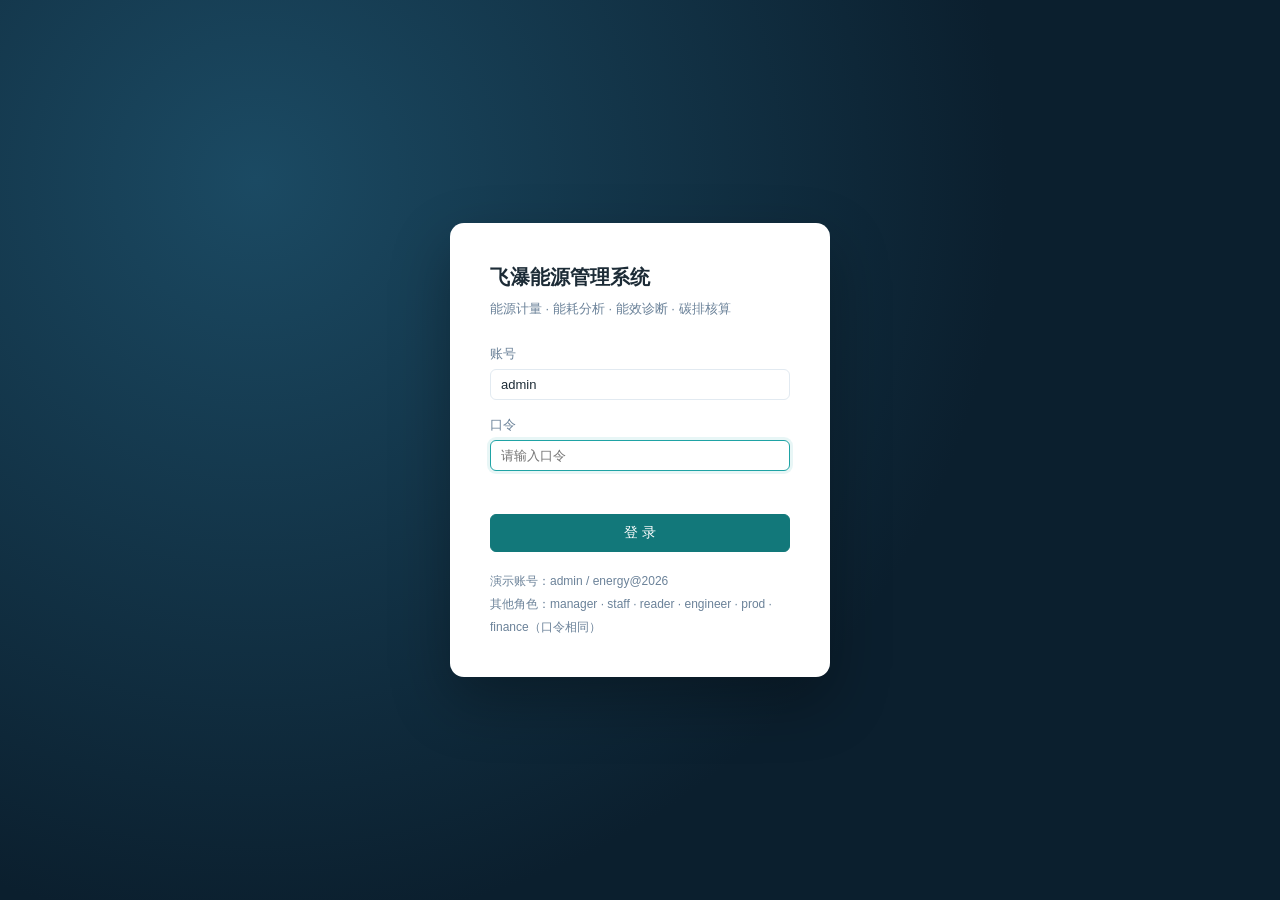
<file: frontend/index.html>
<!DOCTYPE html>
<html lang="zh-CN">
<head>
<meta charset="UTF-8">
<meta name="viewport" content="width=device-width, initial-scale=1">
<title>飞瀑能源管理系统</title>
<link rel="stylesheet" href="style.css">
</head>
<body>
<div class="layout">
  <aside class="side" id="side">
    <div class="brand">
      <h1>飞瀑能源管理系统</h1>
      <div class="b2">FeiPu Energy Management</div>
    </div>
    <nav class="nav" id="nav"></nav>
  </aside>
  <div class="main">
    <header class="top">
      <span class="menu-btn" onclick="document.getElementById('side').classList.toggle('open')">☰</span>
      <span class="ttl" id="pageTitle">仪表盘</span>
      <span class="sp"></span>
      <span style="font-size:12.5px;color:#6b8299">期间</span>
      <select id="periodSel" onchange="App.setPeriod(this.value)"></select>
      <div class="usr" onclick="App.userMenu()">
        <div class="av" id="avatar">A</div>
        <span id="userName">-</span>
      </div>
    </header>
    <div class="body" id="main"></div>
  </div>
</div>
<script src="app.js"></script>
<script src="dashboard.js"></script>
<script src="master.js"></script>
<script src="meter.js"></script>
<script src="analysis.js"></script>
<script src="efficiency.js"></script>
<script src="alarm.js"></script>
<script src="system.js"></script>
<script>App.start();</script>
</body>
</html>
</file>
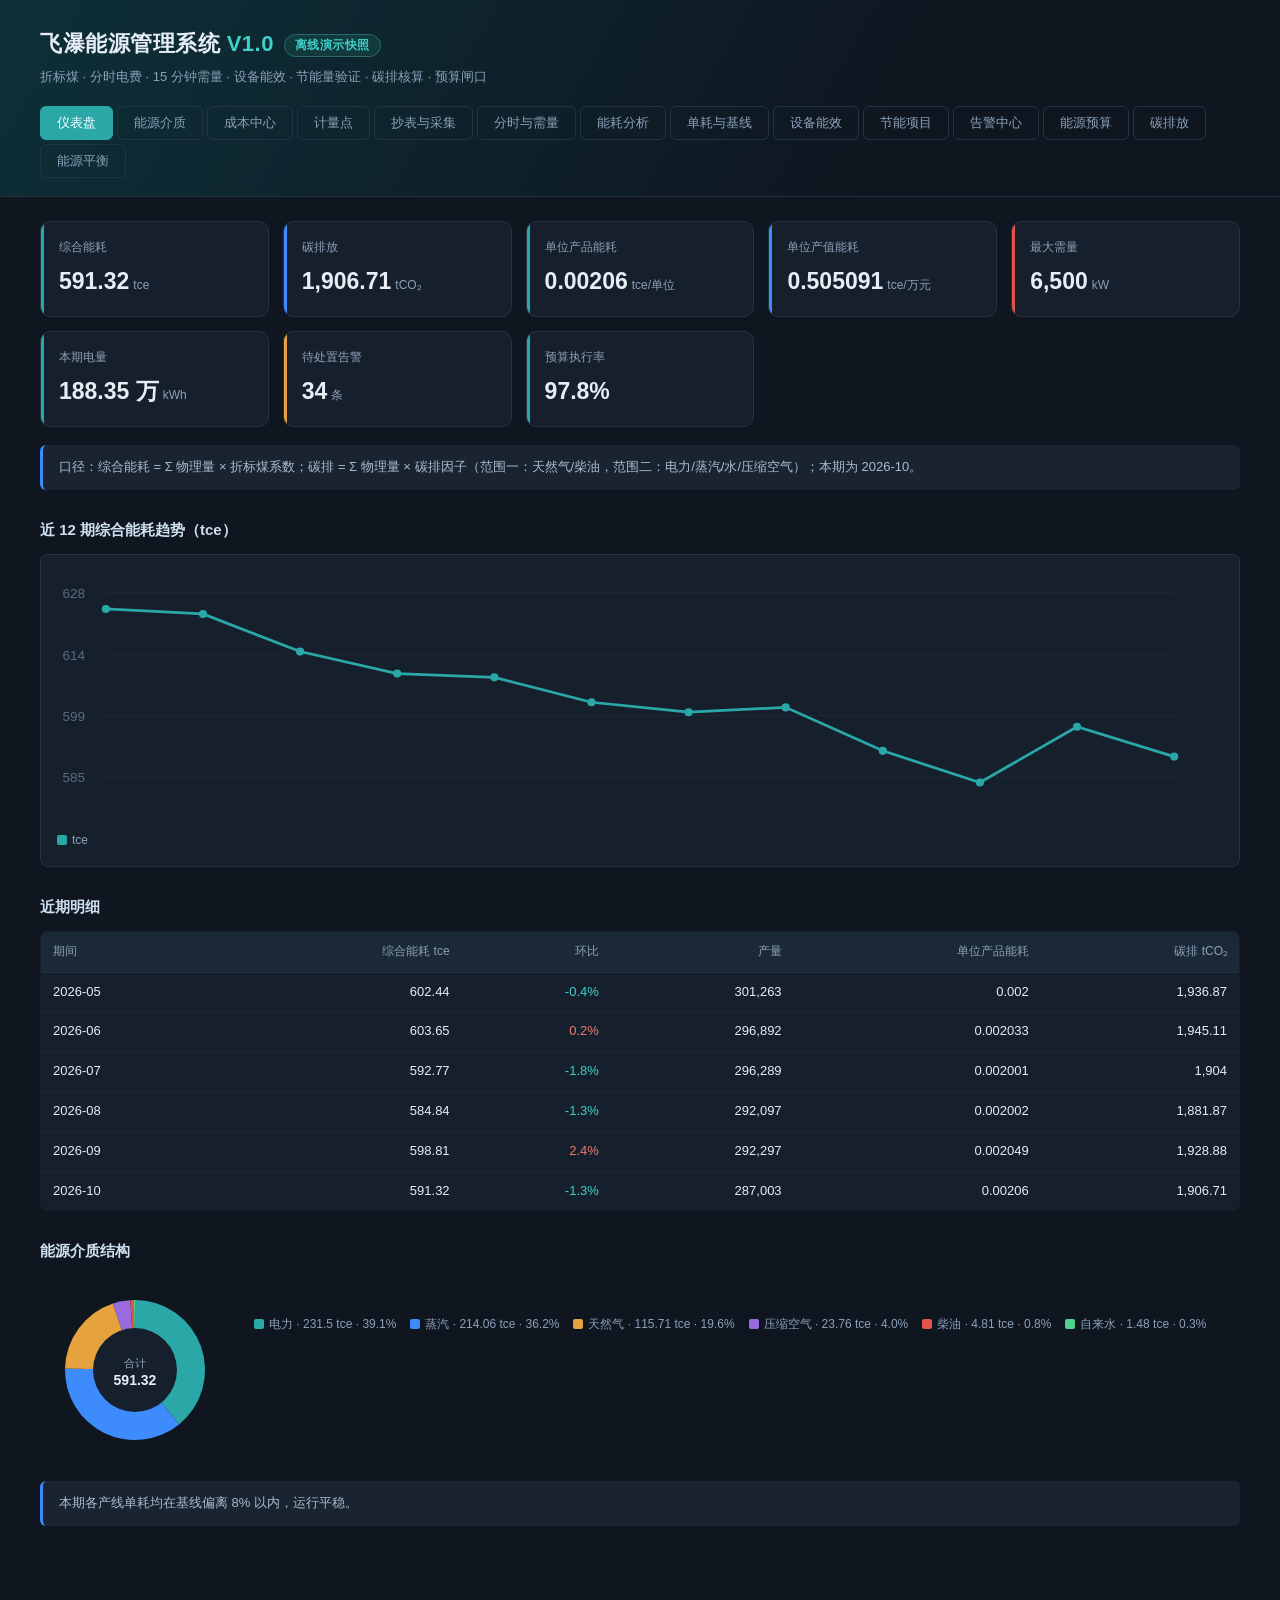
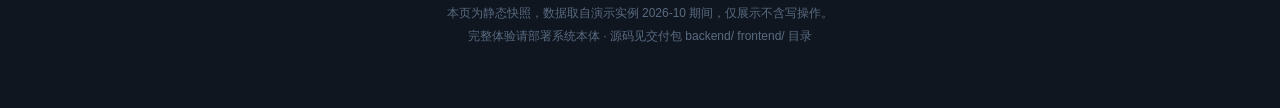
<file: demo/feipu-energy-demo.html>
<!DOCTYPE html>
<html lang="zh-CN">
<head>
<meta charset="UTF-8">
<meta name="viewport" content="width=device-width, initial-scale=1">
<title>飞瀑能源管理系统 · 离线演示</title>
<style>
:root{--bg:#0f1620;--panel:#16202c;--line:#243343;--tx:#e6edf5;--sub:#8ba0b8;--acc:#2aa8a8;--warn:#e6a23c;--bad:#e0544b;--blu:#3d8bfd}
*{box-sizing:border-box;margin:0;padding:0}
body{background:var(--bg);color:var(--tx);font:14px/1.6 -apple-system,"PingFang SC","Microsoft YaHei",sans-serif;padding:0 0 60px}
header{background:linear-gradient(120deg,#0d3038,#0f1620 70%);padding:26px 40px 0;border-bottom:1px solid var(--line)}
h1{font-size:22px;font-weight:600;letter-spacing:.5px}
h1 span.c{color:#3fd0c9}
.sub{color:var(--sub);font-size:13px;margin-top:6px}
.badge{display:inline-block;background:#123a3c;color:#3fd0c9;border:1px solid #2a6b68;border-radius:20px;padding:1px 10px;font-size:12px;margin-left:10px;vertical-align:middle}
nav{display:flex;gap:4px;padding:18px 0;flex-wrap:wrap}
nav button{background:transparent;border:1px solid var(--line);color:var(--sub);padding:7px 16px;border-radius:6px;cursor:pointer;font-size:13px}
nav button.on{background:var(--acc);border-color:var(--acc);color:#fff}
main{padding:24px 40px;max-width:1440px}
.grid{display:grid;grid-template-columns:repeat(auto-fill,minmax(196px,1fr));gap:14px}
.card{background:var(--panel);border:1px solid var(--line);border-radius:10px;padding:16px 18px;position:relative;overflow:hidden}
.card::before{content:"";position:absolute;left:0;top:0;bottom:0;width:3px;background:var(--acc)}
.card.w::before{background:var(--warn)}.card.b::before{background:var(--bad)}.card.u::before{background:var(--blu)}
.k{color:var(--sub);font-size:12px}
.v{font-size:23px;font-weight:600;margin-top:6px;font-variant-numeric:tabular-nums}
.v small{font-size:12px;color:var(--sub);margin-left:4px;font-weight:400}
h2{font-size:15px;font-weight:600;margin:28px 0 12px;color:#cfe0f0}
table{width:100%;border-collapse:collapse;background:var(--panel);border:1px solid var(--line);border-radius:8px;overflow:hidden;font-size:13px}
th{background:#1b2836;color:var(--sub);font-weight:500;text-align:left;padding:10px 12px;border-bottom:1px solid var(--line);white-space:nowrap;font-size:12px}
td{padding:9px 12px;border-bottom:1px solid #1c2733;font-variant-numeric:tabular-nums;white-space:nowrap}
tr:last-child td{border-bottom:none}
tbody tr:hover{background:#1a2532}
.r{text-align:right}
.tag{display:inline-block;padding:1px 8px;border-radius:10px;font-size:12px}
.t-ok{background:#123a3c;color:#3fd0c9}.t-w{background:#3a2e16;color:#e6a23c}
.t-b{background:#3a1d1b;color:#f0796f}.t-i{background:#182b42;color:#6aa9f5}
.bar{height:7px;background:#1c2733;border-radius:4px;overflow:hidden;min-width:90px}
.bar i{display:block;height:100%;background:var(--acc)}
.bar i.w{background:var(--warn)}.bar i.b{background:var(--bad)}
.pos{color:#3fd0c9}.neg{color:#f0796f}
footer{color:#5a6b80;font-size:12px;padding:34px 40px 0;text-align:center;line-height:1.9}
.note{background:#1a2330;border-left:3px solid var(--blu);padding:12px 16px;border-radius:6px;color:#a8bccf;font-size:13px;margin-bottom:18px}
/* SVG 图表 */
.chart{background:var(--panel);border:1px solid var(--line);border-radius:8px;padding:16px}
.legend{display:flex;flex-wrap:wrap;gap:14px;margin-top:10px;font-size:12px;color:var(--sub)}
.legend i{display:inline-block;width:10px;height:10px;border-radius:2px;margin-right:5px;vertical-align:-1px}
</style>
</head>
<body>
<header>
  <h1>飞瀑能源管理系统 <span class="c">V1.0</span><span class="badge">离线演示快照</span></h1>
  <div class="sub">折标煤 · 分时电费 · 15 分钟需量 · 设备能效 · 节能量验证 · 碳排核算 · 预算闸口</div>
  <nav id="nav"></nav>
</header>
<main id="main"></main>
<footer>本页为静态快照，数据取自演示实例 2026-10 期间，仅展示不含写操作。<br>完整体验请部署系统本体 · 源码见交付包 backend/ frontend/ 目录</footer>
<script>
const D = {"board":{"period":"2026-10","kpi":{"tce":591.32,"tcePrev":598.81,"tceRate":-0.0125,"co2":1906.7055,"scope1":198.3279,"scope2":1708.3776,"elecQty":1883515.5,"elecTce":231.5,"qty":287003.0,"valueWan":1170.72,"unitEnergy":0.00206,"valueEnergy":0.505091,"carbonIntensity":1.6287,"alarms":{"紧急":1,"严重":12,"警告":5,"提示":16,"未处置":34,"合计":34},"maxDemand":6500.0,"capacityKw":6300.0,"budget":{"budget":829000.0,"used":810442.74,"left":18557.26,"rate":0.9776,"status":"预警","blocked":false}},"byEnergy":[{"energy":"ELEC","name":"电力","unit":"kWh","qty":1883515.5,"tce":231.5,"co2":1094.3225,"price":0.72,"fee":null},{"energy":"STEAM","name":"蒸汽","unit":"t","qty":2305.2,"tce":214.06,"co2":603.9624,"price":215.0,"fee":495618.0},{"energy":"GAS","name":"天然气","unit":"千m³","qty":87.0,"tce":115.71,"co2":188.1114,"price":3100.0,"fee":269700.0},{"energy":"AIR","name":"压缩空气","unit":"Nm³","qty":593944.7,"tce":23.76,"co2":6.7116,"price":0.16,"fee":95031.15},{"energy":"DIESEL","name":"柴油","unit":"t","qty":3.3,"tce":4.81,"co2":10.2165,"price":7850.0,"fee":25905.0},{"energy":"WATER","name":"自来水","unit":"t","qty":17428.7,"tce":1.48,"co2":3.3812,"price":4.2,"fee":73200.54}],"overLines":[]},"energy":{"list":[{"code":"AIR","name":"压缩空气","unit":"Nm³","scope":"范围二","price":0.16,"price_mode":"单一","status":"启用","remark":"","tceFactor":4e-05,"co2Factor":1.13e-05},{"code":"DIESEL","name":"柴油","unit":"t","scope":"范围一","price":7850.0,"price_mode":"单一","status":"启用","remark":"","tceFactor":1.4571,"co2Factor":3.0959},{"code":"ELEC","name":"电力","unit":"kWh","scope":"范围二","price":0.72,"price_mode":"分时","status":"启用","remark":"","tceFactor":0.0001229,"co2Factor":0.000581},{"code":"GAS","name":"天然气","unit":"千m³","scope":"范围一","price":3100.0,"price_mode":"单一","status":"启用","remark":"","tceFactor":1.33,"co2Factor":2.1622},{"code":"STEAM","name":"蒸汽","unit":"t","scope":"范围二","price":215.0,"price_mode":"单一","status":"启用","remark":"","tceFactor":0.09286,"co2Factor":0.262},{"code":"WATER","name":"自来水","unit":"t","scope":"范围二","price":4.2,"price_mode":"单一","status":"启用","remark":"","tceFactor":8.57e-05,"co2Factor":0.000194}]},"centers":{"list":[{"code":"CC101","name":"注塑车间","ctype":"生产","parent":"","manager":"刘阳","remark":"","tce":42.19},{"code":"CC102","name":"冲压车间","ctype":"生产","parent":"","manager":"刘阳","remark":"","tce":37.25},{"code":"CC103","name":"装配车间","ctype":"生产","parent":"","manager":"刘阳","remark":"","tce":68.48},{"code":"CC104","name":"表面处理车间","ctype":"生产","parent":"","manager":"孙磊","remark":"","tce":151.47},{"code":"CC201","name":"动力站","ctype":"辅助","parent":"","manager":"陈涛","remark":"","tce":254.08},{"code":"CC202","name":"空压站","ctype":"辅助","parent":"","manager":"陈涛","remark":"","tce":23.44},{"code":"CC301","name":"生产管理部","ctype":"管理","parent":"","manager":"刘阳","remark":"","tce":0.0},{"code":"CC401","name":"研发中心","ctype":"研发","parent":"","manager":"吴静","remark":"","tce":3.22},{"code":"CC501","name":"仓储物流","ctype":"辅助","parent":"","manager":"郑海","remark":"","tce":7.07},{"code":"CC601","name":"办公综合楼","ctype":"办公","parent":"","manager":"周琳","remark":"","tce":4.12}]},"lines":{"list":[{"code":"L1","name":"注塑一线","center":"CC101","product":"P1001","capacity":1800.0,"unit":"件","status":"运行"},{"code":"L2","name":"注塑二线","center":"CC101","product":"P1002","capacity":1500.0,"unit":"件","status":"运行"},{"code":"L3","name":"冲压一线","center":"CC102","product":"P2001","capacity":2400.0,"unit":"件","status":"运行"},{"code":"L4","name":"装配一线","center":"CC103","product":"P3001","capacity":900.0,"unit":"台","status":"运行"},{"code":"L5","name":"装配二线","center":"CC103","product":"P3002","capacity":700.0,"unit":"台","status":"运行"},{"code":"L6","name":"表面处理线","center":"CC104","product":"P4001","capacity":1200.0,"unit":"件","status":"运行"}]},"meters":{"list":[{"code":"AM000","name":"压缩空气总表","energy_code":"AIR","center":"CC202","line":"","level":1,"ratio":1.0,"capacity":0.0,"gateway":"采集网关","install_date":"2023-06-01","status":"运行","remark":"","energyName":"压缩空气","unit":"Nm³","centerName":"空压站","lastUsage":297920.6,"lastQuality":"正常","tce":11.92},{"code":"DM000","name":"柴油总表","energy_code":"DIESEL","center":"CC501","line":"","level":1,"ratio":1.0,"capacity":0.0,"gateway":"人工抄表","install_date":"2023-06-01","status":"运行","remark":"","energyName":"柴油","unit":"t","centerName":"仓储物流","lastUsage":3.3,"lastQuality":"正常","tce":4.81},{"code":"EM000","name":"全厂总表","energy_code":"ELEC","center":"CC201","line":"","level":1,"ratio":80.0,"capacity":6300.0,"gateway":"采集网关","install_date":"2023-06-01","status":"运行","remark":"","energyName":"电力","unit":"kWh","centerName":"动力站","lastUsage":640937.9,"lastQuality":"正常","tce":78.77},{"code":"GM000","name":"天然气总表","energy_code":"GAS","center":"CC201","line":"","level":1,"ratio":1.0,"capacity":0.0,"gateway":"采集网关","install_date":"2023-06-01","status":"运行","remark":"","energyName":"天然气","unit":"千m³","centerName":"动力站","lastUsage":48.2,"lastQuality":"估算","tce":64.11},{"code":"SM000","name":"蒸汽总表","energy_code":"STEAM","center":"CC201","line":"","level":1,"ratio":1.0,"capacity":0.0,"gateway":"采集网关","install_date":"2023-06-01","status":"运行","remark":"","energyName":"蒸汽","unit":"t","centerName":"动力站","lastUsage":1124.9,"lastQuality":"正常","tce":104.46},{"code":"WM000","name":"全厂水总表","energy_code":"WATER","center":"CC201","line":"","level":1,"ratio":1.0,"capacity":0.0,"gateway":"采集网关","install_date":"2023-06-01","status":"运行","remark":"","energyName":"自来水","unit":"t","centerName":"动力站","lastUsage":8804.8,"lastQuality":"正常","tce":0.75},{"code":"AM101","name":"注塑用气表","energy_code":"AIR","center":"CC101","line":"","level":2,"ratio":1.0,"capacity":0.0,"gateway":"人工抄表","install_date":"2023-06-01","status":"运行","remark":"","energyName":"压缩空气","unit":"Nm³","centerName":"注塑车间","lastUsage":110822.7,"lastQuality":"正常","tce":4.43},{"code":"AM102","name":"冲压用气表","energy_code":"AIR","center":"CC102","line":"","level":2,"ratio":1.0,"capacity":0.0,"gateway":"人工抄表","install_date":"2023-06-01","status":"运行","remark":"","energyName":"压缩空气","unit":"Nm³","centerName":"冲压车间","lastUsage":99517.7,"lastQuality":"正常","tce":3.98},{"code":"AM103","name":"装配置气表","energy_code":"AIR","center":"CC103","line":"","level":2,"ratio":1.0,"capacity":0.0,"gateway":"人工抄表","install_date":"2023-06-01","status":"运行","remark":"","energyName":"压缩空气","unit":"Nm³","centerName":"装配车间","lastUsage":85683.7,"lastQuality":"正常","tce":3.43},{"code":"EM101","name":"注塑车间总表","energy_code":"ELEC","center":"CC101","line":"","level":2,"ratio":60.0,"capacity":1200.0,"gateway":"采集网关","install_date":"2023-06-01","status":"运行","remark":"","energyName":"电力","unit":"kWh","centerName":"注塑车间","lastUsage":151174.6,"lastQuality":"正常","tce":18.58},{"code":"EM102","name":"冲压车间总表","energy_code":"ELEC","center":"CC102","line":"","level":2,"ratio":60.0,"capacity":1600.0,"gateway":"采集网关","install_date":"2023-06-01","status":"运行","remark":"","energyName":"电力","unit":"kWh","centerName":"冲压车间","lastUsage":157276.8,"lastQuality":"正常","tce":19.33},{"code":"EM103","name":"装配车间总表","energy_code":"ELEC","center":"CC103","line":"","level":2,"ratio":60.0,"capacity":900.0,"gateway":"采集网关","install_date":"2023-06-01","status":"运行","remark":"","energyName":"电力","unit":"kWh","centerName":"装配车间","lastUsage":99967.1,"lastQuality":"正常","tce":12.29},{"code":"EM104","name":"表面处理总表","energy_code":"ELEC","center":"CC104","line":"","level":2,"ratio":60.0,"capacity":1100.0,"gateway":"采集网关","install_date":"2023-06-01","status":"运行","remark":"","energyName":"电力","unit":"kWh","centerName":"表面处理车间","lastUsage":140057.8,"lastQuality":"正常","tce":17.21},{"code":"EM201","name":"动力站辅机表","energy_code":"ELEC","center":"CC201","line":"","level":2,"ratio":40.0,"capacity":700.0,"gateway":"采集网关","install_date":"2023-06-01","status":"运行","remark":"","energyName":"电力","unit":"kWh","centerName":"动力站","lastUsage":48720.4,"lastQuality":"正常","tce":5.99},{"code":"EM202","name":"空压站总表","energy_code":"ELEC","center":"CC202","line":"","level":2,"ratio":40.0,"capacity":850.0,"gateway":"采集网关","install_date":"2023-06-01","status":"运行","remark":"","energyName":"电力","unit":"kWh","centerName":"空压站","lastUsage":93698.8,"lastQuality":"正常","tce":11.52},{"code":"EM401","name":"研发中心表","energy_code":"ELEC","center":"CC401","line":"","level":2,"ratio":40.0,"capacity":300.0,"gateway":"采集网关","install_date":"2023-06-01","status":"运行","remark":"","energyName":"电力","unit":"kWh","centerName":"研发中心","lastUsage":26161.8,"lastQuality":"正常","tce":3.22},{"code":"EM501","name":"仓储物流表","energy_code":"ELEC","center":"CC501","line":"","level":2,"ratio":40.0,"capacity":250.0,"gateway":"采集网关","install_date":"2023-06-01","status":"运行","remark":"","energyName":"电力","unit":"kWh","centerName":"仓储物流","lastUsage":18371.3,"lastQuality":"正常","tce":2.26},{"code":"EM601","name":"办公综合楼表","energy_code":"ELEC","center":"CC601","line":"","level":2,"ratio":40.0,"capacity":350.0,"gateway":"采集网关","install_date":"2023-06-01","status":"运行","remark":"","energyName":"电力","unit":"kWh","centerName":"办公综合楼","lastUsage":32286.6,"lastQuality":"正常","tce":3.97},{"code":"GM104","name":"表处燃气表","energy_code":"GAS","center":"CC104","line":"L6","level":2,"ratio":1.0,"capacity":0.0,"gateway":"人工抄表","install_date":"2023-06-01","status":"运行","remark":"","energyName":"天然气","unit":"千m³","centerName":"表面处理车间","lastUsage":38.8,"lastQuality":"正常","tce":51.6},{"code":"SM103","name":"装配蒸汽表","energy_code":"STEAM","center":"CC103","line":"","level":2,"ratio":1.0,"capacity":0.0,"gateway":"人工抄表","install_date":"2023-06-01","status":"运行","remark":"","energyName":"蒸汽","unit":"t","centerName":"装配车间","lastUsage":440.6,"lastQuality":"正常","tce":40.91},{"code":"SM104","name":"表处蒸汽表","energy_code":"STEAM","center":"CC104","line":"L6","level":2,"ratio":1.0,"capacity":0.0,"gateway":"人工抄表","install_date":"2023-06-01","status":"运行","remark":"","energyName":"蒸汽","unit":"t","centerName":"表面处理车间","lastUsage":739.7,"lastQuality":"正常","tce":68.69},{"code":"WM101","name":"注塑用水表","energy_code":"WATER","center":"CC101","line":"","level":2,"ratio":1.0,"capacity":0.0,"gateway":"人工抄表","install_date":"2023-06-01","status":"运行","remark":"","energyName":"自来水","unit":"t","centerName":"注塑车间","lastUsage":3289.6,"lastQuality":"正常","tce":0.28},{"code":"WM104","name":"表处用水表","energy_code":"WATER","center":"CC104","line":"","level":2,"ratio":1.0,"capacity":0.0,"gateway":"人工抄表","install_date":"2023-06-01","status":"运行","remark":"","energyName":"自来水","unit":"t","centerName":"表面处理车间","lastUsage":3555.6,"lastQuality":"正常","tce":0.3},{"code":"WM601","name":"办公用水表","energy_code":"WATER","center":"CC601","line":"","level":2,"ratio":1.0,"capacity":0.0,"gateway":"人工抄表","install_date":"2023-06-01","status":"运行","remark":"","energyName":"自来水","unit":"t","centerName":"办公综合楼","lastUsage":1778.7,"lastQuality":"正常","tce":0.15},{"code":"EM1011","name":"注塑一线表","energy_code":"ELEC","center":"CC101","line":"L1","level":3,"ratio":40.0,"capacity":600.0,"gateway":"人工抄表","install_date":"2023-06-01","status":"运行","remark":"","energyName":"电力","unit":"kWh","centerName":"注塑车间","lastUsage":89591.8,"lastQuality":"正常","tce":11.01},{"code":"EM1012","name":"注塑二线表","energy_code":"ELEC","center":"CC101","line":"L2","level":3,"ratio":40.0,"capacity":500.0,"gateway":"人工抄表","install_date":"2023-06-01","status":"运行","remark":"","energyName":"电力","unit":"kWh","centerName":"注塑车间","lastUsage":64200.4,"lastQuality":"正常","tce":7.89},{"code":"EM1021","name":"冲压一线表","energy_code":"ELEC","center":"CC102","line":"L3","level":3,"ratio":50.0,"capacity":900.0,"gateway":"人工抄表","install_date":"2023-06-01","status":"运行","remark":"","energyName":"电力","unit":"kWh","centerName":"冲压车间","lastUsage":113429.9,"lastQuality":"正常","tce":13.94},{"code":"EM1031","name":"装配一线表","energy_code":"ELEC","center":"CC103","line":"L4","level":3,"ratio":40.0,"capacity":450.0,"gateway":"人工抄表","install_date":"2023-06-01","status":"运行","remark":"","energyName":"电力","unit":"kWh","centerName":"装配车间","lastUsage":54125.6,"lastQuality":"正常","tce":6.65},{"code":"EM1032","name":"装配二线表","energy_code":"ELEC","center":"CC103","line":"L5","level":3,"ratio":40.0,"capacity":400.0,"gateway":"人工抄表","install_date":"2023-06-01","status":"运行","remark":"","energyName":"电力","unit":"kWh","centerName":"装配车间","lastUsage":42310.8,"lastQuality":"正常","tce":5.2},{"code":"EM1041","name":"表面处理线表","energy_code":"ELEC","center":"CC104","line":"L6","level":3,"ratio":40.0,"capacity":800.0,"gateway":"人工抄表","install_date":"2023-06-01","status":"运行","remark":"","energyName":"电力","unit":"kWh","centerName":"表面处理车间","lastUsage":111203.9,"lastQuality":"正常","tce":13.67},{"code":"EM999","name":"测试表","energy_code":"ELEC","center":"CC601","line":"","level":3,"ratio":1.0,"capacity":0.0,"gateway":"人工抄表","install_date":"","status":"运行","remark":"","energyName":"电力","unit":"kWh","centerName":"办公综合楼","lastUsage":null,"lastQuality":null,"tce":0.0}],"period":"2026-10"},"readings":{"list":[{"id":354,"meter_code":"AM000","period":"2026-10","date":"2026-10-28","reading":32334.8,"usage":297920.6,"is_estimate":0,"quality":"正常","source":"采集网关","operator":"system","created_at":"2026-10-22 11:27:01","meterName":"压缩空气总表","energy":"AIR","energyName":"压缩空气","unit":"Nm³","center":"CC202","centerCode":"CC202","centerName":"空压站","isEstimate":false},{"id":355,"meter_code":"AM101","period":"2026-10","date":"2026-10-28","reading":60182.9,"usage":110822.7,"is_estimate":0,"quality":"正常","source":"手工","operator":"system","created_at":"2026-10-22 11:27:01","meterName":"注塑用气表","energy":"AIR","energyName":"压缩空气","unit":"Nm³","center":"CC101","centerCode":"CC101","centerName":"注塑车间","isEstimate":false},{"id":356,"meter_code":"AM102","period":"2026-10","date":"2026-10-28","reading":43905.5,"usage":99517.7,"is_estimate":0,"quality":"正常","source":"手工","operator":"system","created_at":"2026-10-22 11:27:01","meterName":"冲压用气表","energy":"AIR","energyName":"压缩空气","unit":"Nm³","center":"CC102","centerCode":"CC102","centerName":"冲压车间","isEstimate":false},{"id":357,"meter_code":"AM103","period":"2026-10","date":"2026-10-28","reading":71057.2,"usage":85683.7,"is_estimate":0,"quality":"正常","source":"手工","operator":"system","created_at":"2026-10-22 11:27:01","meterName":"装配置气表","energy":"AIR","energyName":"压缩空气","unit":"Nm³","center":"CC103","centerCode":"CC103","centerName":"装配车间","isEstimate":false},{"id":360,"meter_code":"DM000","period":"2026-10","date":"2026-10-28","reading":59395.2,"usage":3.3,"is_estimate":0,"quality":"正常","source":"手工","operator":"system","created_at":"2026-10-22 11:27:01","meterName":"柴油总表","energy":"DIESEL","energyName":"柴油","unit":"t","center":"CC501","centerCode":"CC501","centerName":"仓储物流","isEstimate":false},{"id":331,"meter_code":"EM000","period":"2026-10","date":"2026-10-28","reading":62765.2,"usage":640937.9,"is_estimate":0,"quality":"正常","source":"采集网关","operator":"system","created_at":"2026-10-22 11:27:01","meterName":"全厂总表","energy":"ELEC","energyName":"电力","unit":"kWh","center":"CC201","centerCode":"CC201","centerName":"动力站","isEstimate":false},{"id":332,"meter_code":"EM101","period":"2026-10","date":"2026-10-28","reading":42192.4,"usage":151174.6,"is_estimate":0,"quality":"正常","source":"采集网关","operator":"system","created_at":"2026-10-22 11:27:01","meterName":"注塑车间总表","energy":"ELEC","energyName":"电力","unit":"kWh","center":"CC101","centerCode":"CC101","centerName":"注塑车间","isEstimate":false},{"id":333,"meter_code":"EM1011","period":"2026-10","date":"2026-10-28","reading":22006.1,"usage":89591.8,"is_estimate":0,"quality":"正常","source":"采集网关","operator":"system","created_at":"2026-10-22 11:27:01","meterName":"注塑一线表","energy":"ELEC","energyName":"电力","unit":"kWh","center":"CC101","centerCode":"CC101","centerName":"注塑车间","isEstimate":false},{"id":334,"meter_code":"EM1012","period":"2026-10","date":"2026-10-28","reading":107918.6,"usage":64200.4,"is_estimate":0,"quality":"正常","source":"采集网关","operator":"system","created_at":"2026-10-22 11:27:01","meterName":"注塑二线表","energy":"ELEC","energyName":"电力","unit":"kWh","center":"CC101","centerCode":"CC101","centerName":"注塑车间","isEstimate":false},{"id":335,"meter_code":"EM102","period":"2026-10","date":"2026-10-28","reading":76463.7,"usage":157276.8,"is_estimate":0,"quality":"正常","source":"采集网关","operator":"system","created_at":"2026-10-22 11:27:01","meterName":"冲压车间总表","energy":"ELEC","energyName":"电力","unit":"kWh","center":"CC102","centerCode":"CC102","centerName":"冲压车间","isEstimate":false},{"id":336,"meter_code":"EM1021","period":"2026-10","date":"2026-10-28","reading":94716.6,"usage":113429.9,"is_estimate":0,"quality":"正常","source":"采集网关","operator":"system","created_at":"2026-10-22 11:27:01","meterName":"冲压一线表","energy":"ELEC","energyName":"电力","unit":"kWh","center":"CC102","centerCode":"CC102","centerName":"冲压车间","isEstimate":false},{"id":337,"meter_code":"EM103","period":"2026-10","date":"2026-10-28","reading":73397.4,"usage":99967.1,"is_estimate":0,"quality":"正常","source":"采集网关","operator":"system","created_at":"2026-10-22 11:27:01","meterName":"装配车间总表","energy":"ELEC","energyName":"电力","unit":"kWh","center":"CC103","centerCode":"CC103","centerName":"装配车间","isEstimate":false},{"id":338,"meter_code":"EM1031","period":"2026-10","date":"2026-10-28","reading":102063.4,"usage":54125.6,"is_estimate":0,"quality":"正常","source":"采集网关","operator":"system","created_at":"2026-10-22 11:27:01","meterName":"装配一线表","energy":"ELEC","energyName":"电力","unit":"kWh","center":"CC103","centerCode":"CC103","centerName":"装配车间","isEstimate":false},{"id":339,"meter_code":"EM1032","period":"2026-10","date":"2026-10-28","reading":70409.0,"usage":42310.8,"is_estimate":0,"quality":"正常","source":"采集网关","operator":"system","created_at":"2026-10-22 11:27:01","meterName":"装配二线表","energy":"ELEC","energyName":"电力","unit":"kWh","center":"CC103","centerCode":"CC103","centerName":"装配车间","isEstimate":false},{"id":340,"meter_code":"EM104","period":"2026-10","date":"2026-10-28","reading":48883.3,"usage":140057.8,"is_estimate":0,"quality":"正常","source":"采集网关","operator":"system","created_at":"2026-10-22 11:27:01","meterName":"表面处理总表","energy":"ELEC","energyName":"电力","unit":"kWh","center":"CC104","centerCode":"CC104","centerName":"表面处理车间","isEstimate":false},{"id":341,"meter_code":"EM1041","period":"2026-10","date":"2026-10-28","reading":39240.6,"usage":111203.9,"is_estimate":0,"quality":"正常","source":"采集网关","operator":"system","created_at":"2026-10-22 11:27:01","meterName":"表面处理线表","energy":"ELEC","energyName":"电力","unit":"kWh","center":"CC104","centerCode":"CC104","centerName":"表面处理车间","isEstimate":false},{"id":342,"meter_code":"EM201","period":"2026-10","date":"2026-10-28","reading":85745.5,"usage":48720.4,"is_estimate":0,"quality":"正常","source":"采集网关","operator":"system","created_at":"2026-10-22 11:27:01","meterName":"动力站辅机表","energy":"ELEC","energyName":"电力","unit":"kWh","center":"CC201","centerCode":"CC201","centerName":"动力站","isEstimate":false},{"id":343,"meter_code":"EM202","period":"2026-10","date":"2026-10-28","reading":99223.7,"usage":93698.8,"is_estimate":0,"quality":"正常","source":"采集网关","operator":"system","created_at":"2026-10-22 11:27:01","meterName":"空压站总表","energy":"ELEC","energyName":"电力","unit":"kWh","center":"CC202","centerCode":"CC202","centerName":"空压站","isEstimate":false},{"id":344,"meter_code":"EM401","period":"2026-10","date":"2026-10-28","reading":95151.5,"usage":26161.8,"is_estimate":0,"quality":"正常","source":"采集网关","operator":"system","created_at":"2026-10-22 11:27:01","meterName":"研发中心表","energy":"ELEC","energyName":"电力","unit":"kWh","center":"CC401","centerCode":"CC401","centerName":"研发中心","isEstimate":false},{"id":345,"meter_code":"EM501","period":"2026-10","date":"2026-10-28","reading":99077.9,"usage":18371.3,"is_estimate":0,"quality":"正常","source":"采集网关","operator":"system","created_at":"2026-10-22 11:27:01","meterName":"仓储物流表","energy":"ELEC","energyName":"电力","unit":"kWh","center":"CC501","centerCode":"CC501","centerName":"仓储物流","isEstimate":false},{"id":346,"meter_code":"EM601","period":"2026-10","date":"2026-10-28","reading":80285.9,"usage":32286.6,"is_estimate":0,"quality":"正常","source":"采集网关","operator":"system","created_at":"2026-10-22 11:27:01","meterName":"办公综合楼表","energy":"ELEC","energyName":"电力","unit":"kWh","center":"CC601","centerCode":"CC601","centerName":"办公综合楼","isEstimate":false},{"id":358,"meter_code":"GM000","period":"2026-10","date":"2026-10-28","reading":52204.1,"usage":48.2,"is_estimate":1,"quality":"估算","source":"采集网关","operator":"system","created_at":"2026-10-22 11:27:01","meterName":"天然气总表","energy":"GAS","energyName":"天然气","unit":"千m³","center":"CC201","centerCode":"CC201","centerName":"动力站","isEstimate":true},{"id":359,"meter_code":"GM104","period":"2026-10","date":"2026-10-28","reading":92009.8,"usage":38.8,"is_estimate":0,"quality":"正常","source":"手工","operator":"system","created_at":"2026-10-22 11:27:01","meterName":"表处燃气表","energy":"GAS","energyName":"天然气","unit":"千m³","center":"CC104","centerCode":"CC104","centerName":"表面处理车间","isEstimate":false},{"id":351,"meter_code":"SM000","period":"2026-10","date":"2026-10-28","reading":30938.9,"usage":1124.9,"is_estimate":0,"quality":"正常","source":"采集网关","operator":"system","created_at":"2026-10-22 11:27:01","meterName":"蒸汽总表","energy":"STEAM","energyName":"蒸汽","unit":"t","center":"CC201","centerCode":"CC201","centerName":"动力站","isEstimate":false},{"id":353,"meter_code":"SM103","period":"2026-10","date":"2026-10-28","reading":51262.5,"usage":440.6,"is_estimate":0,"quality":"正常","source":"手工","operator":"system","created_at":"2026-10-22 11:27:01","meterName":"装配蒸汽表","energy":"STEAM","energyName":"蒸汽","unit":"t","center":"CC103","centerCode":"CC103","centerName":"装配车间","isEstimate":false},{"id":352,"meter_code":"SM104","period":"2026-10","date":"2026-10-28","reading":99382.1,"usage":739.7,"is_estimate":0,"quality":"正常","source":"手工","operator":"system","created_at":"2026-10-22 11:27:01","meterName":"表处蒸汽表","energy":"STEAM","energyName":"蒸汽","unit":"t","center":"CC104","centerCode":"CC104","centerName":"表面处理车间","isEstimate":false},{"id":347,"meter_code":"WM000","period":"2026-10","date":"2026-10-28","reading":75342.4,"usage":8804.8,"is_estimate":0,"quality":"正常","source":"采集网关","operator":"system","created_at":"2026-10-22 11:27:01","meterName":"全厂水总表","energy":"WATER","energyName":"自来水","unit":"t","center":"CC201","centerCode":"CC201","centerName":"动力站","isEstimate":false},{"id":348,"meter_code":"WM101","period":"2026-10","date":"2026-10-28","reading":75626.5,"usage":3289.6,"is_estimate":0,"quality":"正常","source":"手工","operator":"system","created_at":"2026-10-22 11:27:01","meterName":"注塑用水表","energy":"WATER","energyName":"自来水","unit":"t","center":"CC101","centerCode":"CC101","centerName":"注塑车间","isEstimate":false},{"id":349,"meter_code":"WM104","period":"2026-10","date":"2026-10-28","reading":103056.3,"usage":3555.6,"is_estimate":0,"quality":"正常","source":"手工","operator":"system","created_at":"2026-10-22 11:27:01","meterName":"表处用水表","energy":"WATER","energyName":"自来水","unit":"t","center":"CC104","centerCode":"CC104","centerName":"表面处理车间","isEstimate":false},{"id":350,"meter_code":"WM601","period":"2026-10","date":"2026-10-28","reading":109724.2,"usage":1778.7,"is_estimate":0,"quality":"正常","source":"手工","operator":"system","created_at":"2026-10-22 11:27:01","meterName":"办公用水表","energy":"WATER","energyName":"自来水","unit":"t","center":"CC601","centerCode":"CC601","centerName":"办公综合楼","isEstimate":false}],"count":30},"tou":{"meter":"EM000","from":"2026-09-23","to":"2026-10-22","summary":{"byPeriod":{"尖峰":{"kwh":61256.6,"price":1.28,"amount":78408.45},"峰":{"kwh":171518.6,"price":1.02,"amount":174948.97},"平":{"kwh":226649.1,"price":0.68,"amount":154121.39},"谷":{"kwh":153141.6,"price":0.34,"amount":52068.14}},"energyFee":459546.95,"kwhTotal":612565.9,"avgPrice":0.7502,"checkDiff":0.0},"tariff":{"尖峰":1.28,"峰":1.02,"平":0.68,"谷":0.34},"daily":[{"date":"2026-09-23","kwh":20099.4,"fee":15078.52},{"date":"2026-09-24","kwh":19364.9,"fee":14527.57},{"date":"2026-09-25","kwh":21377.2,"fee":16037.16},{"date":"2026-09-26","kwh":19792.2,"fee":14848.07},{"date":"2026-09-27","kwh":20734.9,"fee":15555.35},{"date":"2026-09-28","kwh":20968.9,"fee":15730.89},{"date":"2026-09-29","kwh":19716.0,"fee":14790.95},{"date":"2026-09-30","kwh":20565.7,"fee":15428.42},{"date":"2026-10-01","kwh":20474.7,"fee":15360.12},{"date":"2026-10-02","kwh":20042.4,"fee":15035.79},{"date":"2026-10-03","kwh":20240.1,"fee":15184.12},{"date":"2026-10-04","kwh":20293.9,"fee":15224.48},{"date":"2026-10-05","kwh":19661.7,"fee":14750.24},{"date":"2026-10-06","kwh":20538.7,"fee":15408.13},{"date":"2026-10-07","kwh":19735.5,"fee":14805.58},{"date":"2026-10-08","kwh":20242.8,"fee":15186.17},{"date":"2026-10-09","kwh":19906.8,"fee":14934.09},{"date":"2026-10-10","kwh":20662.9,"fee":15501.32},{"date":"2026-10-11","kwh":21347.3,"fee":16014.75},{"date":"2026-10-12","kwh":21502.4,"fee":16131.09},{"date":"2026-10-13","kwh":20413.2,"fee":15313.97},{"date":"2026-10-14","kwh":20900.3,"fee":15679.38},{"date":"2026-10-15","kwh":19566.0,"fee":14678.42},{"date":"2026-10-16","kwh":21337.1,"fee":16007.08},{"date":"2026-10-17","kwh":20989.9,"fee":15746.63},{"date":"2026-10-18","kwh":21292.8,"fee":15973.88},{"date":"2026-10-19","kwh":20900.7,"fee":15679.72},{"date":"2026-10-20","kwh":20100.0,"fee":15079.02},{"date":"2026-10-21","kwh":20053.5,"fee":15044.1},{"date":"2026-10-22","kwh":19744.0,"fee":14811.94}]},"demands":{"period":"2026-10","maxDemand":{"demandKw":6500.0,"ts":"2026-10-22 15:00:00"},"capacityKw":6300.0,"capacityFee":{"byDemand":273000.0,"byCapacity":null,"chosen":273000.0,"mode":"按需量"},"overCount":0,"records":528,"curve":[{"hour":"00","demandKw":1451.6},{"hour":"01","demandKw":1458.6},{"hour":"02","demandKw":1442.0},{"hour":"03","demandKw":1450.5},{"hour":"04","demandKw":1446.7},{"hour":"05","demandKw":1442.4},{"hour":"06","demandKw":2352.0},{"hour":"07","demandKw":2305.0},{"hour":"08","demandKw":3843.0},{"hour":"09","demandKw":5460.1},{"hour":"10","demandKw":5393.6},{"hour":"11","demandKw":3847.8},{"hour":"12","demandKw":3822.3},{"hour":"13","demandKw":3843.8},{"hour":"14","demandKw":5468.7},{"hour":"15","demandKw":6500.0},{"hour":"16","demandKw":3825.6},{"hour":"17","demandKw":3807.7},{"hour":"18","demandKw":3804.5},{"hour":"19","demandKw":2343.1},{"hour":"20","demandKw":2351.4},{"hour":"21","demandKw":2342.8},{"hour":"22","demandKw":2345.5},{"hour":"23","demandKw":2350.4}],"status":{"demandKw":6500.0,"capacityKw":6300.0,"rate":1.0317,"status":"超容","overKw":200.0}},"consumption":{"period":"2026-10","list":[{"center":"CC201","energy":"STEAM","energyName":"蒸汽","unit":"t","qty":1124.9,"tce":104.46,"co2":294.7238,"meters":1,"centerName":"动力站"},{"center":"CC201","energy":"ELEC","energyName":"电力","unit":"kWh","qty":689658.3,"tce":84.76,"co2":400.6915,"meters":2,"centerName":"动力站"},{"center":"CC104","energy":"STEAM","energyName":"蒸汽","unit":"t","qty":739.7,"tce":68.69,"co2":193.8014,"meters":1,"centerName":"表面处理车间"},{"center":"CC201","energy":"GAS","energyName":"天然气","unit":"千m³","qty":48.2,"tce":64.11,"co2":104.218,"meters":1,"centerName":"动力站"},{"center":"CC104","energy":"GAS","energyName":"天然气","unit":"千m³","qty":38.8,"tce":51.6,"co2":83.8934,"meters":1,"centerName":"表面处理车间"},{"center":"CC103","energy":"STEAM","energyName":"蒸汽","unit":"t","qty":440.6,"tce":40.91,"co2":115.4372,"meters":1,"centerName":"装配车间"},{"center":"CC101","energy":"ELEC","energyName":"电力","unit":"kWh","qty":304966.8,"tce":37.48,"co2":177.1856,"meters":3,"centerName":"注塑车间"},{"center":"CC102","energy":"ELEC","energyName":"电力","unit":"kWh","qty":270706.7,"tce":33.27,"co2":157.2806,"meters":2,"centerName":"冲压车间"},{"center":"CC104","energy":"ELEC","energyName":"电力","unit":"kWh","qty":251261.7,"tce":30.88,"co2":145.9831,"meters":2,"centerName":"表面处理车间"},{"center":"CC103","energy":"ELEC","energyName":"电力","unit":"kWh","qty":196403.5,"tce":24.14,"co2":114.1105,"meters":3,"centerName":"装配车间"},{"center":"CC202","energy":"AIR","energyName":"压缩空气","unit":"Nm³","qty":297920.6,"tce":11.92,"co2":3.3665,"meters":1,"centerName":"空压站"},{"center":"CC202","energy":"ELEC","energyName":"电力","unit":"kWh","qty":93698.8,"tce":11.52,"co2":54.439,"meters":1,"centerName":"空压站"},{"center":"CC501","energy":"DIESEL","energyName":"柴油","unit":"t","qty":3.3,"tce":4.81,"co2":10.2165,"meters":1,"centerName":"仓储物流"},{"center":"CC101","energy":"AIR","energyName":"压缩空气","unit":"Nm³","qty":110822.7,"tce":4.43,"co2":1.2523,"meters":1,"centerName":"注塑车间"},{"center":"CC102","energy":"AIR","energyName":"压缩空气","unit":"Nm³","qty":99517.7,"tce":3.98,"co2":1.1246,"meters":1,"centerName":"冲压车间"},{"center":"CC601","energy":"ELEC","energyName":"电力","unit":"kWh","qty":32286.6,"tce":3.97,"co2":18.7585,"meters":1,"centerName":"办公综合楼"},{"center":"CC103","energy":"AIR","energyName":"压缩空气","unit":"Nm³","qty":85683.7,"tce":3.43,"co2":0.9682,"meters":1,"centerName":"装配车间"},{"center":"CC401","energy":"ELEC","energyName":"电力","unit":"kWh","qty":26161.8,"tce":3.22,"co2":15.2,"meters":1,"centerName":"研发中心"},{"center":"CC501","energy":"ELEC","energyName":"电力","unit":"kWh","qty":18371.3,"tce":2.26,"co2":10.6737,"meters":1,"centerName":"仓储物流"},{"center":"CC201","energy":"WATER","energyName":"自来水","unit":"t","qty":8804.8,"tce":0.75,"co2":1.7081,"meters":1,"centerName":"动力站"},{"center":"CC104","energy":"WATER","energyName":"自来水","unit":"t","qty":3555.6,"tce":0.3,"co2":0.6898,"meters":1,"centerName":"表面处理车间"},{"center":"CC101","energy":"WATER","energyName":"自来水","unit":"t","qty":3289.6,"tce":0.28,"co2":0.6382,"meters":1,"centerName":"注塑车间"},{"center":"CC601","energy":"WATER","energyName":"自来水","unit":"t","qty":1778.7,"tce":0.15,"co2":0.3451,"meters":1,"centerName":"办公综合楼"}],"totalTce":591.32},"intensity":{"period":"2026-10","list":[{"line":"L1","baselineCode":"BL-L1","product":"P1001","qty":80289.0,"tce":11.01,"unitEnergy":0.000137,"baseUnit":0.000142,"deviation":-0.0352,"level":"正常","valueWan":224.81,"valueEnergy":0.048978},{"line":"L3","baselineCode":"BL-L3","product":"P2001","qty":96384.0,"tce":13.94,"unitEnergy":0.000145,"baseUnit":0.000169,"deviation":-0.142,"level":"正常","valueWan":154.21,"valueEnergy":0.0904},{"line":"L6","baselineCode":"BL-L6","product":"P4001","qty":42195.0,"tce":133.96,"unitEnergy":0.003175,"baseUnit":0.003673,"deviation":-0.1356,"level":"正常","valueWan":50.63,"valueEnergy":2.645852},{"line":"L4","baselineCode":"BL-L4","product":"P3001","qty":1748.0,"tce":6.65,"unitEnergy":0.003806,"baseUnit":0.003834,"deviation":-0.0073,"level":"正常","valueWan":223.73,"valueEnergy":0.029732},{"line":"L5","baselineCode":"BL-L5","product":"P3002","qty":1394.0,"tce":5.2,"unitEnergy":0.00373,"baseUnit":0.004172,"deviation":-0.1059,"level":"正常","valueWan":136.64,"valueEnergy":0.038056}]},"yoy":{"list":[{"period":"2025-11","tce":628.3,"mom":null,"qty":310823.0,"unitEnergy":0.002021,"valueEnergy":0.512145,"co2":2019.5297},{"period":"2025-12","tce":627.05,"mom":-0.002,"qty":304874.0,"unitEnergy":0.002057,"valueEnergy":0.520927,"co2":2012.4491},{"period":"2026-01","tce":617.63,"mom":-0.015,"qty":302123.0,"unitEnergy":0.002044,"valueEnergy":0.505107,"co2":2001.5767},{"period":"2026-02","tce":612.13,"mom":-0.0089,"qty":301676.0,"unitEnergy":0.002029,"valueEnergy":0.511481,"co2":1973.7947},{"period":"2026-03","tce":611.18,"mom":-0.0016,"qty":296924.0,"unitEnergy":0.002058,"valueEnergy":0.501625,"co2":1970.0198},{"period":"2026-04","tce":604.94,"mom":-0.0102,"qty":297952.0,"unitEnergy":0.00203,"valueEnergy":0.490167,"co2":1951.5678},{"period":"2026-05","tce":602.44,"mom":-0.0041,"qty":301263.0,"unitEnergy":0.002,"valueEnergy":0.506086,"co2":1936.8658},{"period":"2026-06","tce":603.65,"mom":0.002,"qty":296892.0,"unitEnergy":0.002033,"valueEnergy":0.488884,"co2":1945.1128},{"period":"2026-07","tce":592.77,"mom":-0.018,"qty":296289.0,"unitEnergy":0.002001,"valueEnergy":0.480318,"co2":1904.0007},{"period":"2026-08","tce":584.84,"mom":-0.0134,"qty":292097.0,"unitEnergy":0.002002,"valueEnergy":0.484103,"co2":1881.8745},{"period":"2026-09","tce":598.81,"mom":0.0239,"qty":292297.0,"unitEnergy":0.002049,"valueEnergy":0.486608,"co2":1928.8754},{"period":"2026-10","tce":591.32,"mom":-0.0125,"qty":287003.0,"unitEnergy":0.00206,"valueEnergy":0.505091,"co2":1906.7055}],"period":"2026-10"},"balance":{"period":"2026-10","byEnergy":[{"energy":"ELEC","name":"电力","unit":"kWh","qty":1883515.5,"tce":231.5,"co2":1094.3225,"price":0.72,"fee":null},{"energy":"STEAM","name":"蒸汽","unit":"t","qty":2305.2,"tce":214.06,"co2":603.9624,"price":215.0,"fee":495618.0},{"energy":"GAS","name":"天然气","unit":"千m³","qty":87.0,"tce":115.71,"co2":188.1114,"price":3100.0,"fee":269700.0},{"energy":"AIR","name":"压缩空气","unit":"Nm³","qty":593944.7,"tce":23.76,"co2":6.7116,"price":0.16,"fee":95031.15},{"energy":"DIESEL","name":"柴油","unit":"t","qty":3.3,"tce":4.81,"co2":10.2165,"price":7850.0,"fee":25905.0},{"energy":"WATER","name":"自来水","unit":"t","qty":17428.7,"tce":1.48,"co2":3.3812,"price":4.2,"fee":73200.54}],"byCenter":[{"center":"CC201","tce":254.08,"co2":801.3414,"byEnergy":[{"energy":"ELEC","name":"电力","unit":"kWh","qty":689658.3,"tce":84.76,"co2":400.6915},{"energy":"WATER","name":"自来水","unit":"t","qty":8804.8,"tce":0.75,"co2":1.7081},{"energy":"STEAM","name":"蒸汽","unit":"t","qty":1124.9,"tce":104.46,"co2":294.7238},{"energy":"GAS","name":"天然气","unit":"千m³","qty":48.2,"tce":64.11,"co2":104.218}],"estimate":1,"centerName":"动力站"},{"center":"CC104","tce":151.47,"co2":424.3677,"byEnergy":[{"energy":"ELEC","name":"电力","unit":"kWh","qty":251261.7,"tce":30.88,"co2":145.9831},{"energy":"WATER","name":"自来水","unit":"t","qty":3555.6,"tce":0.3,"co2":0.6898},{"energy":"STEAM","name":"蒸汽","unit":"t","qty":739.7,"tce":68.69,"co2":193.8014},{"energy":"GAS","name":"天然气","unit":"千m³","qty":38.8,"tce":51.6,"co2":83.8934}],"estimate":0,"centerName":"表面处理车间"},{"center":"CC103","tce":68.48,"co2":230.5159,"byEnergy":[{"energy":"ELEC","name":"电力","unit":"kWh","qty":196403.5,"tce":24.14,"co2":114.1105},{"energy":"STEAM","name":"蒸汽","unit":"t","qty":440.6,"tce":40.91,"co2":115.4372},{"energy":"AIR","name":"压缩空气","unit":"Nm³","qty":85683.7,"tce":3.43,"co2":0.9682}],"estimate":0,"centerName":"装配车间"},{"center":"CC101","tce":42.19,"co2":179.0761,"byEnergy":[{"energy":"ELEC","name":"电力","unit":"kWh","qty":304966.8,"tce":37.48,"co2":177.1856},{"energy":"WATER","name":"自来水","unit":"t","qty":3289.6,"tce":0.28,"co2":0.6382},{"energy":"AIR","name":"压缩空气","unit":"Nm³","qty":110822.7,"tce":4.43,"co2":1.2523}],"estimate":0,"centerName":"注塑车间"},{"center":"CC102","tce":37.25,"co2":158.4052,"byEnergy":[{"energy":"ELEC","name":"电力","unit":"kWh","qty":270706.7,"tce":33.27,"co2":157.2806},{"energy":"AIR","name":"压缩空气","unit":"Nm³","qty":99517.7,"tce":3.98,"co2":1.1246}],"estimate":0,"centerName":"冲压车间"},{"center":"CC202","tce":23.44,"co2":57.8055,"byEnergy":[{"energy":"ELEC","name":"电力","unit":"kWh","qty":93698.8,"tce":11.52,"co2":54.439},{"energy":"AIR","name":"压缩空气","unit":"Nm³","qty":297920.6,"tce":11.92,"co2":3.3665}],"estimate":0,"centerName":"空压站"},{"center":"CC501","tce":7.07,"co2":20.8902,"byEnergy":[{"energy":"ELEC","name":"电力","unit":"kWh","qty":18371.3,"tce":2.26,"co2":10.6737},{"energy":"DIESEL","name":"柴油","unit":"t","qty":3.3,"tce":4.81,"co2":10.2165}],"estimate":0,"centerName":"仓储物流"},{"center":"CC601","tce":4.12,"co2":19.1036,"byEnergy":[{"energy":"ELEC","name":"电力","unit":"kWh","qty":32286.6,"tce":3.97,"co2":18.7585},{"energy":"WATER","name":"自来水","unit":"t","qty":1778.7,"tce":0.15,"co2":0.3451}],"estimate":0,"centerName":"办公综合楼"},{"center":"CC401","tce":3.22,"co2":15.2,"byEnergy":[{"energy":"ELEC","name":"电力","unit":"kWh","qty":26161.8,"tce":3.22,"co2":15.2}],"estimate":0,"centerName":"研发中心"}],"balance":{"totalIn":591.32,"usedTce":591.32,"lossTce":0.0,"lossRate":0.0,"checkDiff":0.0},"totalTce":591.32},"carbon":{"period":"2026-10","total":{"scope1":198.3279,"scope2":1708.3776,"total":1906.7055,"checkDiff":0.0},"byEnergy":[{"energy":"ELEC","name":"电力","unit":"kWh","qty":1883515.5,"co2":1094.3225,"scope":"范围二","factor":0.000581},{"energy":"STEAM","name":"蒸汽","unit":"t","qty":2305.2,"co2":603.9624,"scope":"范围二","factor":0.262},{"energy":"GAS","name":"天然气","unit":"千m³","qty":87.0,"co2":188.1114,"scope":"范围一","factor":2.1622},{"energy":"DIESEL","name":"柴油","unit":"t","qty":3.3,"co2":10.2165,"scope":"范围一","factor":3.0959},{"energy":"AIR","name":"压缩空气","unit":"Nm³","qty":593944.7,"co2":6.7116,"scope":"范围二","factor":1.13e-05},{"energy":"WATER","name":"自来水","unit":"t","qty":17428.7,"co2":3.3812,"scope":"范围二","factor":0.000194}],"intensity":1.6287,"valueWan":1170.72,"months":[{"period":"2026-08","co2":1881.8745,"scope1":190.6373,"scope2":1691.2372},{"period":"2026-09","co2":1928.8754,"scope1":201.2616,"scope2":1727.6139},{"period":"2026-10","co2":1906.7055,"scope1":198.3279,"scope2":1708.3776}]},"baselines":{"list":[{"id":6,"code":"BL-CC202","line":"","product":"","period_from":"2025-11","period_to":"2026-01","base_unit":0.0,"total_tce":0.0,"qty":0.0,"method":"综合能耗","status":"生效","created_at":"2026-10-22 11:27:01","lineName":null,"baseUnit":0.0},{"id":1,"code":"BL-L1","line":"L1","product":"P1001","period_from":"2025-11","period_to":"2026-01","base_unit":0.000142,"total_tce":0.0,"qty":0.0,"method":"单位产品能耗","status":"生效","created_at":"2026-10-22 11:27:01","lineName":"注塑一线","baseUnit":0.000142},{"id":2,"code":"BL-L3","line":"L3","product":"P2001","period_from":"2025-11","period_to":"2026-01","base_unit":0.000169,"total_tce":0.0,"qty":0.0,"method":"单位产品能耗","status":"生效","created_at":"2026-10-22 11:27:01","lineName":"冲压一线","baseUnit":0.000169},{"id":4,"code":"BL-L4","line":"L4","product":"P3001","period_from":"2025-11","period_to":"2026-01","base_unit":0.003834,"total_tce":0.0,"qty":0.0,"method":"单位产品能耗","status":"生效","created_at":"2026-10-22 11:27:01","lineName":"装配一线","baseUnit":0.003834},{"id":5,"code":"BL-L5","line":"L5","product":"P3002","period_from":"2025-11","period_to":"2026-01","base_unit":0.004172,"total_tce":0.0,"qty":0.0,"method":"单位产品能耗","status":"生效","created_at":"2026-10-22 11:27:01","lineName":"装配二线","baseUnit":0.004172},{"id":3,"code":"BL-L6","line":"L6","product":"P4001","period_from":"2025-11","period_to":"2026-01","base_unit":0.003673,"total_tce":0.0,"qty":0.0,"method":"综合能耗","status":"生效","created_at":"2026-10-22 11:27:01","lineName":"表面处理线","baseUnit":0.003673}]},"efftests":{"list":[{"id":3,"equipment_code":"EQ-A01","date":"2026-10-15","input_power":117.5,"output_qty":22.0,"output_kw":0.0,"heat_in":0.0,"heat_out":0.0,"value":5.42,"metric":"比功率","grade":"优","tester":"陈涛","remark":"","equipmentName":"螺杆空压机 1#","etype":"空压机","center":"CC202"},{"id":6,"equipment_code":"EQ-A02","date":"2026-10-15","input_power":101.2,"output_qty":19.5,"output_kw":0.0,"heat_in":0.0,"heat_out":0.0,"value":5.35,"metric":"比功率","grade":"优","tester":"陈涛","remark":"","equipmentName":"螺杆空压机 2#","etype":"空压机","center":"CC202"},{"id":9,"equipment_code":"EQ-A03","date":"2026-10-15","input_power":237.5,"output_qty":42.0,"output_kw":0.0,"heat_in":0.0,"heat_out":0.0,"value":5.92,"metric":"比功率","grade":"优","tester":"陈涛","remark":"","equipmentName":"离心空压机 3#","etype":"空压机","center":"CC202"},{"id":12,"equipment_code":"EQ-P01","date":"2026-10-15","input_power":41.0,"output_qty":0.0,"output_kw":30.6,"heat_in":0.0,"heat_out":0.0,"value":74.62,"metric":"运行效率","grade":"良","tester":"陈涛","remark":"","equipmentName":"循环水泵 1#","etype":"水泵","center":"CC201"},{"id":15,"equipment_code":"EQ-P02","date":"2026-10-15","input_power":34.8,"output_qty":0.0,"output_kw":24.3,"heat_in":0.0,"heat_out":0.0,"value":70.0,"metric":"运行效率","grade":"良","tester":"陈涛","remark":"","equipmentName":"循环水泵 2#","etype":"水泵","center":"CC201"},{"id":18,"equipment_code":"EQ-B01","date":"2026-10-15","input_power":2840.0,"output_qty":0.0,"output_kw":0.0,"heat_in":2840.0,"heat_out":2371.4,"value":83.5,"metric":"热效率","grade":"差","tester":"陈涛","remark":"","equipmentName":"燃气蒸汽锅炉","etype":"锅炉","center":"CC201"},{"id":21,"equipment_code":"EQ-C01","date":"2026-10-15","input_power":166.5,"output_qty":0.0,"output_kw":861.4,"heat_in":0.0,"heat_out":0.0,"value":5.17,"metric":"COP","grade":"优","tester":"陈涛","remark":"","equipmentName":"离心式冷水机 1#","etype":"制冷机","center":"CC601"},{"id":24,"equipment_code":"EQ-C02","date":"2026-10-15","input_power":102.3,"output_qty":0.0,"output_kw":496.3,"heat_in":0.0,"heat_out":0.0,"value":4.85,"metric":"COP","grade":"良","tester":"陈涛","remark":"","equipmentName":"螺杆冷水机 2#","etype":"制冷机","center":"CC601"},{"id":2,"equipment_code":"EQ-A01","date":"2026-06-15","input_power":115.5,"output_qty":22.0,"output_kw":0.0,"heat_in":0.0,"heat_out":0.0,"value":5.29,"metric":"比功率","grade":"优","tester":"陈涛","remark":"","equipmentName":"螺杆空压机 1#","etype":"空压机","center":"CC202"},{"id":5,"equipment_code":"EQ-A02","date":"2026-06-15","input_power":97.9,"output_qty":19.5,"output_kw":0.0,"heat_in":0.0,"heat_out":0.0,"value":5.1,"metric":"比功率","grade":"优","tester":"陈涛","remark":"","equipmentName":"螺杆空压机 2#","etype":"空压机","center":"CC202"},{"id":8,"equipment_code":"EQ-A03","date":"2026-06-15","input_power":226.2,"output_qty":42.0,"output_kw":0.0,"heat_in":0.0,"heat_out":0.0,"value":5.51,"metric":"比功率","grade":"优","tester":"陈涛","remark":"","equipmentName":"离心空压机 3#","etype":"空压机","center":"CC202"},{"id":11,"equipment_code":"EQ-P01","date":"2026-06-15","input_power":40.3,"output_qty":0.0,"output_kw":31.0,"heat_in":0.0,"heat_out":0.0,"value":77.04,"metric":"运行效率","grade":"优","tester":"陈涛","remark":"","equipmentName":"循环水泵 1#","etype":"水泵","center":"CC201"},{"id":14,"equipment_code":"EQ-P02","date":"2026-06-15","input_power":33.7,"output_qty":0.0,"output_kw":25.1,"heat_in":0.0,"heat_out":0.0,"value":74.62,"metric":"运行效率","grade":"良","tester":"陈涛","remark":"","equipmentName":"循环水泵 2#","etype":"水泵","center":"CC201"},{"id":17,"equipment_code":"EQ-B01","date":"2026-06-15","input_power":2840.0,"output_qty":0.0,"output_kw":0.0,"heat_in":2840.0,"heat_out":2499.2,"value":88.0,"metric":"热效率","grade":"良","tester":"陈涛","remark":"","equipmentName":"燃气蒸汽锅炉","etype":"锅炉","center":"CC201"},{"id":20,"equipment_code":"EQ-C01","date":"2026-06-15","input_power":163.7,"output_qty":0.0,"output_kw":874.7,"heat_in":0.0,"heat_out":0.0,"value":5.34,"metric":"COP","grade":"优","tester":"陈涛","remark":"","equipmentName":"离心式冷水机 1#","etype":"制冷机","center":"CC601"},{"id":23,"equipment_code":"EQ-C02","date":"2026-06-15","input_power":99.0,"output_qty":0.0,"output_kw":512.2,"heat_in":0.0,"heat_out":0.0,"value":5.17,"metric":"COP","grade":"优","tester":"陈涛","remark":"","equipmentName":"螺杆冷水机 2#","etype":"制冷机","center":"CC601"},{"id":1,"equipment_code":"EQ-A01","date":"2026-02-15","input_power":113.5,"output_qty":22.0,"output_kw":0.0,"heat_in":0.0,"heat_out":0.0,"value":5.16,"metric":"比功率","grade":"优","tester":"陈涛","remark":"","equipmentName":"螺杆空压机 1#","etype":"空压机","center":"CC202"},{"id":4,"equipment_code":"EQ-A02","date":"2026-02-15","input_power":94.6,"output_qty":19.5,"output_kw":0.0,"heat_in":0.0,"heat_out":0.0,"value":4.85,"metric":"比功率","grade":"优","tester":"陈涛","remark":"","equipmentName":"螺杆空压机 2#","etype":"空压机","center":"CC202"},{"id":7,"equipment_code":"EQ-A03","date":"2026-02-15","input_power":215.0,"output_qty":42.0,"output_kw":0.0,"heat_in":0.0,"heat_out":0.0,"value":5.12,"metric":"比功率","grade":"优","tester":"陈涛","remark":"","equipmentName":"离心空压机 3#","etype":"空压机","center":"CC202"},{"id":10,"equipment_code":"EQ-P01","date":"2026-02-15","input_power":39.6,"output_qty":0.0,"output_kw":31.5,"heat_in":0.0,"heat_out":0.0,"value":79.55,"metric":"运行效率","grade":"优","tester":"陈涛","remark":"","equipmentName":"循环水泵 1#","etype":"水泵","center":"CC201"},{"id":13,"equipment_code":"EQ-P02","date":"2026-02-15","input_power":32.6,"output_qty":0.0,"output_kw":25.9,"heat_in":0.0,"heat_out":0.0,"value":79.55,"metric":"运行效率","grade":"优","tester":"陈涛","remark":"","equipmentName":"循环水泵 2#","etype":"水泵","center":"CC201"},{"id":16,"equipment_code":"EQ-B01","date":"2026-02-15","input_power":2840.0,"output_qty":0.0,"output_kw":0.0,"heat_in":2840.0,"heat_out":2627.0,"value":92.5,"metric":"热效率","grade":"优","tester":"陈涛","remark":"","equipmentName":"燃气蒸汽锅炉","etype":"锅炉","center":"CC201"},{"id":19,"equipment_code":"EQ-C01","date":"2026-02-15","input_power":160.9,"output_qty":0.0,"output_kw":888.0,"heat_in":0.0,"heat_out":0.0,"value":5.52,"metric":"COP","grade":"优","tester":"陈涛","remark":"","equipmentName":"离心式冷水机 1#","etype":"制冷机","center":"CC601"},{"id":22,"equipment_code":"EQ-C02","date":"2026-02-15","input_power":95.7,"output_qty":0.0,"output_kw":528.0,"heat_in":0.0,"heat_out":0.0,"value":5.52,"metric":"COP","grade":"优","tester":"陈涛","remark":"","equipmentName":"螺杆冷水机 2#","etype":"制冷机","center":"CC601"}],"spec":{"空压机":{"metric":"比功率 kW/(m³/min)","unit":"kW/(m³/min)","good":6.3,"fair":7.2,"lower_better":true},"水泵":{"metric":"运行效率 %","unit":"%","good":75.0,"fair":65.0,"lower_better":false},"锅炉":{"metric":"热效率 %","unit":"%","good":92.0,"fair":88.0,"lower_better":false},"制冷机":{"metric":"COP","unit":"","good":5.0,"fair":4.0,"lower_better":false}}},"equipments":{"list":[{"code":"EQ-A01","name":"螺杆空压机 1#","etype":"空压机","center":"CC202","rated_power":132.0,"rated_output":22.0,"spec":"132kW / 22 m³/min","status":"运行","install_date":"2022-09-01","lastValue":5.42,"lastGrade":"优","lastAt":"2026-10-15","metric":"比功率"},{"code":"EQ-A02","name":"螺杆空压机 2#","etype":"空压机","center":"CC202","rated_power":110.0,"rated_output":19.5,"spec":"110kW / 19.5 m³/min","status":"运行","install_date":"2022-09-01","lastValue":5.35,"lastGrade":"优","lastAt":"2026-10-15","metric":"比功率"},{"code":"EQ-A03","name":"离心空压机 3#","etype":"空压机","center":"CC202","rated_power":250.0,"rated_output":42.0,"spec":"250kW / 42 m³/min","status":"运行","install_date":"2022-09-01","lastValue":5.92,"lastGrade":"优","lastAt":"2026-10-15","metric":"比功率"},{"code":"EQ-B01","name":"燃气蒸汽锅炉","etype":"锅炉","center":"CC201","rated_power":0.0,"rated_output":0.0,"spec":"4 t/h 燃气","status":"运行","install_date":"2022-09-01","lastValue":83.5,"lastGrade":"差","lastAt":"2026-10-15","metric":"热效率"},{"code":"EQ-C01","name":"离心式冷水机 1#","etype":"制冷机","center":"CC601","rated_power":185.0,"rated_output":0.0,"spec":"185kW / 1000RT","status":"运行","install_date":"2022-09-01","lastValue":5.17,"lastGrade":"优","lastAt":"2026-10-15","metric":"COP"},{"code":"EQ-C02","name":"螺杆冷水机 2#","etype":"制冷机","center":"CC601","rated_power":110.0,"rated_output":0.0,"spec":"110kW / 620RT","status":"运行","install_date":"2022-09-01","lastValue":4.85,"lastGrade":"良","lastAt":"2026-10-15","metric":"COP"},{"code":"EQ-P01","name":"循环水泵 1#","etype":"水泵","center":"CC201","rated_power":45.0,"rated_output":0.0,"spec":"45kW / 380 m³/h / 32m","status":"运行","install_date":"2022-09-01","lastValue":74.62,"lastGrade":"良","lastAt":"2026-10-15","metric":"运行效率"},{"code":"EQ-P02","name":"循环水泵 2#","etype":"水泵","center":"CC201","rated_power":37.0,"rated_output":0.0,"spec":"37kW / 320 m³/h / 28m","status":"运行","install_date":"2022-09-01","lastValue":70.0,"lastGrade":"良","lastAt":"2026-10-15","metric":"运行效率"}],"spec":{"空压机":{"metric":"比功率 kW/(m³/min)","unit":"kW/(m³/min)","good":6.3,"fair":7.2,"lower_better":true},"水泵":{"metric":"运行效率 %","unit":"%","good":75.0,"fair":65.0,"lower_better":false},"锅炉":{"metric":"热效率 %","unit":"%","good":92.0,"fair":88.0,"lower_better":false},"制冷机":{"metric":"COP","unit":"","good":5.0,"fair":4.0,"lower_better":false}}},"projects":{"list":[{"no":"SP2026-001","name":"空压机余热回收改造","center":"CC202","line":"","baseline_code":"BL-L6","invest":268000.0,"measure":"加装板式换热器回收螺杆机余热用于员工洗浴，替代燃气锅炉","start_period":"2026-03","end_period":"2026-05","verify_period":"2026-09","owner":"陈涛","status":"已验证","remark":"","created_at":"2026-10-22 11:27:01","lastVerify":{"id":1,"project_no":"SP2026-001","period":"2026-09","base_unit":0.003673,"report_unit":0.003409,"qty":3000.0,"saving_tce":0.79,"saving_rate":0.072,"saving_fee":489.8,"payback":547.16,"verdict":"达标","remark":"","created_at":"2026-10-22 11:27:01"}},{"no":"SP2026-002","name":"注塑机伺服改造","center":"CC101","line":"L1","baseline_code":"BL-L1","invest":420000.0,"measure":"3 台注塑机液压系统改造为伺服驱动，降低空载损耗","start_period":"2026-02","end_period":"2026-04","verify_period":"2026-09","owner":"陈涛","status":"已验证","remark":"","created_at":"2026-10-22 11:27:01","lastVerify":{"id":2,"project_no":"SP2026-002","period":"2026-09","base_unit":0.000142,"report_unit":0.000133,"qty":82000.0,"saving_tce":0.71,"saving_rate":0.061,"saving_fee":440.2,"payback":954.11,"verdict":"达标","remark":"","created_at":"2026-10-22 11:27:01"}},{"no":"SP2026-003","name":"LED 照明全面替换","center":"CC601","line":"","baseline_code":"","invest":86000.0,"measure":"厂区与办公楼 1200 套灯具替换为 LED，配人体感应","start_period":"2026-05","end_period":"2026-06","verify_period":"","owner":"王敏","status":"实施中","remark":"","created_at":"2026-10-22 11:27:01","lastVerify":null},{"no":"SP2026-004","name":"空压管网泄漏治理","center":"CC202","line":"","baseline_code":"BL-L6","invest":52000.0,"measure":"全厂压缩空气管路泄漏点排查封堵，加装分区流量计","start_period":"2026-07","end_period":"2026-08","verify_period":"","owner":"陈涛","status":"实施中","remark":"","created_at":"2026-10-22 11:27:01","lastVerify":null},{"no":"SP2026-005","name":"冲压线变频改造","center":"CC102","line":"L3","baseline_code":"BL-L3","invest":310000.0,"measure":"冲压主电机加装变频器，按节拍调速运行","start_period":"2026-06","end_period":"2026-09","verify_period":"2026-10","owner":"陈涛","status":"已验证","remark":"","created_at":"2026-10-22 11:27:01","lastVerify":{"id":4,"project_no":"SP2026-005","period":"2026-10","base_unit":0.000169,"report_unit":0.0001,"qty":96384.0,"saving_tce":6.65,"saving_rate":0.4083,"saving_fee":4123.0,"payback":75.19,"verdict":"达标","remark":"","created_at":"2026-10-22 11:27:20"}},{"no":"SP2026-006","name":"表处槽液加热电改气","center":"CC104","line":"L6","baseline_code":"BL-L6","invest":175000.0,"measure":"表面处理槽液由电加热改为燃气加热","start_period":"2026-01","end_period":"2026-03","verify_period":"2026-09","owner":"陈涛","status":"未达标","remark":"","created_at":"2026-10-22 11:27:01","lastVerify":{"id":3,"project_no":"SP2026-006","period":"2026-09","base_unit":0.003673,"report_unit":0.003813,"qty":42000.0,"saving_tce":-5.86,"saving_rate":-0.038,"saving_fee":-3633.2,"payback":-48.17,"verdict":"未达标","remark":"","created_at":"2026-10-22 11:27:01"}}]},"alarms":{"list":[{"no":"AL2026100022","level":"紧急","atype":"需量超限","target":"CC201","message":"需量 6500.0 kW 达容量 6300 kW 的 103%（超容）","value":6500.0,"threshold":6300.0,"period":"2026-10","status":"待处置","handled_by":"","handled_at":"","remark":""},{"no":"AL2026100021","level":"严重","atype":"预算预警","target":"CC601/WATER","message":"CC601 WATER 预算执行率 104.9%（超支）","value":104.88,"threshold":100.0,"period":"2026-10","status":"待处置","handled_by":"","handled_at":"","remark":""},{"no":"AL2026100020","level":"严重","atype":"预算预警","target":"CC501/DIESEL","message":"CC501 DIESEL 预算执行率 106.9%（超支）","value":106.88,"threshold":100.0,"period":"2026-10","status":"待处置","handled_by":"","handled_at":"","remark":""},{"no":"AL2026100017","level":"严重","atype":"预算预警","target":"CC104/GAS","message":"CC104 GAS 预算执行率 105.1%（超支）","value":105.13,"threshold":100.0,"period":"2026-10","status":"待处置","handled_by":"","handled_at":"","remark":""},{"no":"AL2026100014","level":"严重","atype":"预算预警","target":"CC102/ELEC","message":"CC102 ELEC 预算执行率 106.3%（超支）","value":106.33999999999999,"threshold":100.0,"period":"2026-10","status":"待处置","handled_by":"","handled_at":"","remark":""},{"no":"AL2026100013","level":"严重","atype":"预算预警","target":"CC101/WATER","message":"CC101 WATER 预算执行率 107.2%（超支）","value":107.21000000000001,"threshold":100.0,"period":"2026-10","status":"待处置","handled_by":"","handled_at":"","remark":""},{"no":"AL2026100012","level":"严重","atype":"预算预警","target":"CC101/ELEC","message":"CC101 ELEC 预算执行率 106.6%（超支）","value":106.58000000000001,"threshold":100.0,"period":"2026-10","status":"待处置","handled_by":"","handled_at":"","remark":""},{"no":"AL2026100006","level":"严重","atype":"需量超限","target":"CC201","message":"需量 5458.3 kW 达容量 6300 kW 的 87%","value":5458.3,"threshold":6300.0,"period":"2026-10","status":"待处置","handled_by":"","handled_at":"","remark":""},{"no":"AL2026100005","level":"严重","atype":"需量超限","target":"CC201","message":"需量 5459.2 kW 达容量 6300 kW 的 87%","value":5459.2,"threshold":6300.0,"period":"2026-10","status":"待处置","handled_by":"","handled_at":"","remark":""},{"no":"AL2026100004","level":"严重","atype":"需量超限","target":"CC201","message":"需量 5460.1 kW 达容量 6300 kW 的 87%","value":5460.1,"threshold":6300.0,"period":"2026-10","status":"待处置","handled_by":"","handled_at":"","remark":""},{"no":"AL2026100002","level":"严重","atype":"需量超限","target":"CC201","message":"需量 5461.4 kW 达容量 6300 kW 的 87%","value":5461.4,"threshold":6300.0,"period":"2026-10","status":"待处置","handled_by":"","handled_at":"","remark":""},{"no":"AL2026100001","level":"严重","atype":"需量超限","target":"CC201","message":"需量 5468.7 kW 达容量 6300 kW 的 87%","value":5468.7,"threshold":6300.0,"period":"2026-10","status":"待处置","handled_by":"","handled_at":"","remark":""},{"no":"AL2026090003","level":"严重","atype":"需量超限","target":"CC201","message":"需量 5460.9 kW 达容量 6300 kW 的 87%","value":5460.9,"threshold":6300.0,"period":"2026-09","status":"待处置","handled_by":"","handled_at":"","remark":""},{"no":"AL2026100019","level":"警告","atype":"预算预警","target":"CC202/AIR","message":"CC202 AIR 预算执行率 91.3%（预警）","value":91.25999999999999,"threshold":100.0,"period":"2026-10","status":"待处置","handled_by":"","handled_at":"","remark":""},{"no":"AL2026100018","level":"警告","atype":"预算预警","target":"CC201/ELEC","message":"CC201 ELEC 预算执行率 94.6%（预警）","value":94.57,"threshold":100.0,"period":"2026-10","status":"待处置","handled_by":"","handled_at":"","remark":""},{"no":"AL2026100016","level":"警告","atype":"预算预警","target":"CC104/ELEC","message":"CC104 ELEC 预算执行率 98.2%（预警）","value":98.22,"threshold":100.0,"period":"2026-10","status":"待处置","handled_by":"","handled_at":"","remark":""},{"no":"AL2026100015","level":"警告","atype":"预算预警","target":"CC103/ELEC","message":"CC103 ELEC 预算执行率 93.8%（预警）","value":93.81,"threshold":100.0,"period":"2026-10","status":"待处置","handled_by":"","handled_at":"","remark":""},{"no":"AL2026100007","level":"警告","atype":"抄表异常","target":"GM000","message":"计量点 GM000 2026-10 抄表为估算口径，请核实","value":48.2,"threshold":0.0,"period":"2026-10","status":"待处置","handled_by":"","handled_at":"","remark":""},{"no":"AL2026100011","level":"提示","atype":"能效劣化","target":"EQ-C02","message":"EQ-C02 螺杆冷水机 2# 制冷机 由 5.17 变为 4.85","value":4.85,"threshold":5.17,"period":"2026-10","status":"待处置","handled_by":"","handled_at":"","remark":""},{"no":"AL2026100010","level":"提示","atype":"能效劣化","target":"EQ-B01","message":"EQ-B01 燃气蒸汽锅炉 锅炉 由 88.00 变为 83.50","value":83.5,"threshold":88.0,"period":"2026-10","status":"待处置","handled_by":"","handled_at":"","remark":""},{"no":"AL2026100009","level":"提示","atype":"能效劣化","target":"EQ-P02","message":"EQ-P02 循环水泵 2# 水泵 由 74.62 变为 70.00","value":70.0,"threshold":74.62,"period":"2026-10","status":"待处置","handled_by":"","handled_at":"","remark":""},{"no":"AL2026100008","level":"提示","atype":"能效劣化","target":"EQ-A03","message":"EQ-A03 离心空压机 3# 空压机 由 5.51 变为 5.92","value":5.92,"threshold":5.51,"period":"2026-10","status":"待处置","handled_by":"","handled_at":"","remark":""},{"no":"AL2026090037","level":"提示","atype":"抄表逾期","target":"M-WM601","message":"办公用水表 2026-09 抄表日期晚于月末，已按估算值补录","value":0.0,"threshold":0.0,"period":"2026-09","status":"已处置","handled_by":"","handled_at":"","remark":""},{"no":"AL2026090031","level":"提示","atype":"抄表逾期","target":"M-WM601","message":"办公用水表 2026-09 抄表日期晚于月末，已按估算值补录","value":0.0,"threshold":0.0,"period":"2026-09","status":"已处置","handled_by":"","handled_at":"","remark":""},{"no":"AL2026090025","level":"提示","atype":"抄表逾期","target":"M-WM601","message":"办公用水表 2026-09 抄表日期晚于月末，已按估算值补录","value":0.0,"threshold":0.0,"period":"2026-09","status":"已处置","handled_by":"","handled_at":"","remark":""},{"no":"AL2026080038","level":"提示","atype":"抄表逾期","target":"M-WM601","message":"办公用水表 2026-08 抄表日期晚于月末，已按估算值补录","value":0.0,"threshold":0.0,"period":"2026-08","status":"待处置","handled_by":"","handled_at":"","remark":""},{"no":"AL2026080032","level":"提示","atype":"抄表逾期","target":"M-WM601","message":"办公用水表 2026-08 抄表日期晚于月末，已按估算值补录","value":0.0,"threshold":0.0,"period":"2026-08","status":"待处置","handled_by":"","handled_at":"","remark":""},{"no":"AL2026080026","level":"提示","atype":"抄表逾期","target":"M-WM601","message":"办公用水表 2026-08 抄表日期晚于月末，已按估算值补录","value":0.0,"threshold":0.0,"period":"2026-08","status":"待处置","handled_by":"","handled_at":"","remark":""},{"no":"AL2026070039","level":"提示","atype":"抄表逾期","target":"M-WM601","message":"办公用水表 2026-07 抄表日期晚于月末，已按估算值补录","value":0.0,"threshold":0.0,"period":"2026-07","status":"待处置","handled_by":"","handled_at":"","remark":""},{"no":"AL2026070033","level":"提示","atype":"抄表逾期","target":"M-WM601","message":"办公用水表 2026-07 抄表日期晚于月末，已按估算值补录","value":0.0,"threshold":0.0,"period":"2026-07","status":"待处置","handled_by":"","handled_at":"","remark":""},{"no":"AL2026070027","level":"提示","atype":"抄表逾期","target":"M-WM601","message":"办公用水表 2026-07 抄表日期晚于月末，已按估算值补录","value":0.0,"threshold":0.0,"period":"2026-07","status":"待处置","handled_by":"","handled_at":"","remark":""},{"no":"AL2026060040","level":"提示","atype":"抄表逾期","target":"M-WM601","message":"办公用水表 2026-06 抄表日期晚于月末，已按估算值补录","value":0.0,"threshold":0.0,"period":"2026-06","status":"已处置","handled_by":"","handled_at":"","remark":""},{"no":"AL2026060034","level":"提示","atype":"抄表逾期","target":"M-WM601","message":"办公用水表 2026-06 抄表日期晚于月末，已按估算值补录","value":0.0,"threshold":0.0,"period":"2026-06","status":"已处置","handled_by":"","handled_at":"","remark":""},{"no":"AL2026060028","level":"提示","atype":"抄表逾期","target":"M-WM601","message":"办公用水表 2026-06 抄表日期晚于月末，已按估算值补录","value":0.0,"threshold":0.0,"period":"2026-06","status":"已处置","handled_by":"","handled_at":"","remark":""},{"no":"AL2026060022","level":"提示","atype":"抄表逾期","target":"M-WM601","message":"办公用水表 2026-06 抄表日期晚于月末，已按估算值补录","value":0.0,"threshold":0.0,"period":"2026-06","status":"已处置","handled_by":"","handled_at":"","remark":""},{"no":"AL2026050035","level":"提示","atype":"抄表逾期","target":"M-WM601","message":"办公用水表 2026-05 抄表日期晚于月末，已按估算值补录","value":0.0,"threshold":0.0,"period":"2026-05","status":"待处置","handled_by":"","handled_at":"","remark":""},{"no":"AL2026050029","level":"提示","atype":"抄表逾期","target":"M-WM601","message":"办公用水表 2026-05 抄表日期晚于月末，已按估算值补录","value":0.0,"threshold":0.0,"period":"2026-05","status":"待处置","handled_by":"","handled_at":"","remark":""},{"no":"AL2026050023","level":"提示","atype":"抄表逾期","target":"M-WM601","message":"办公用水表 2026-05 抄表日期晚于月末，已按估算值补录","value":0.0,"threshold":0.0,"period":"2026-05","status":"待处置","handled_by":"","handled_at":"","remark":""},{"no":"AL2026040036","level":"提示","atype":"抄表逾期","target":"M-WM601","message":"办公用水表 2026-04 抄表日期晚于月末，已按估算值补录","value":0.0,"threshold":0.0,"period":"2026-04","status":"待处置","handled_by":"","handled_at":"","remark":""},{"no":"AL2026040030","level":"提示","atype":"抄表逾期","target":"M-WM601","message":"办公用水表 2026-04 抄表日期晚于月末，已按估算值补录","value":0.0,"threshold":0.0,"period":"2026-04","status":"待处置","handled_by":"","handled_at":"","remark":""},{"no":"AL2026040024","level":"提示","atype":"抄表逾期","target":"M-WM601","message":"办公用水表 2026-04 抄表日期晚于月末，已按估算值补录","value":0.0,"threshold":0.0,"period":"2026-04","status":"待处置","handled_by":"","handled_at":"","remark":""}],"summary":{"紧急":1,"严重":12,"警告":5,"提示":23,"未处置":34,"合计":41}},"alarmSummary":{"summary":{"紧急":1,"严重":12,"警告":5,"提示":23,"未处置":34,"合计":41},"byType":[{"type":"抄表逾期","count":19},{"type":"预算预警","count":10},{"type":"需量超限","count":7},{"type":"能效劣化","count":4},{"type":"抄表异常","count":1}],"byPeriod":[{"period":"2026-10","c":21},{"period":"2026-09","c":4},{"period":"2026-08","c":3},{"period":"2026-07","c":3},{"period":"2026-06","c":4},{"period":"2026-05","c":3},{"period":"2026-04","c":3}]},"budgets":{"period":"2026-10","list":[{"id":37,"period":"2026-10","center":"CC101","energy_code":"ELEC","amount":112000.0,"used":119368.13,"centerName":"注塑车间","energyName":"电力","unit":"kWh","price":0.72,"budget":112000.0,"usedAmt":119368.13,"left":-7368.13,"rate":1.0658,"status":"超支","blocked":false},{"id":43,"period":"2026-10","center":"CC101","energy_code":"WATER","amount":15000.0,"used":16081.42,"centerName":"注塑车间","energyName":"自来水","unit":"t","price":4.2,"budget":15000.0,"usedAmt":16081.42,"left":-1081.42,"rate":1.0721,"status":"超支","blocked":false},{"id":38,"period":"2026-10","center":"CC102","energy_code":"ELEC","amount":118000.0,"used":125479.64,"centerName":"冲压车间","energyName":"电力","unit":"kWh","price":0.72,"budget":118000.0,"usedAmt":125479.64,"left":-7479.64,"rate":1.0634,"status":"超支","blocked":false},{"id":39,"period":"2026-10","center":"CC103","energy_code":"ELEC","amount":74000.0,"used":69417.28,"centerName":"装配车间","energyName":"电力","unit":"kWh","price":0.72,"budget":74000.0,"usedAmt":69417.28,"left":4582.72,"rate":0.9381,"status":"预警","blocked":false},{"id":40,"period":"2026-10","center":"CC104","energy_code":"ELEC","amount":104000.0,"used":102148.8,"centerName":"表面处理车间","energyName":"电力","unit":"kWh","price":0.72,"budget":104000.0,"usedAmt":102148.8,"left":1851.2,"rate":0.9822,"status":"预警","blocked":false},{"id":45,"period":"2026-10","center":"CC104","energy_code":"GAS","amount":122000.0,"used":128256.98,"centerName":"表面处理车间","energyName":"天然气","unit":"千m³","price":3100.0,"budget":122000.0,"usedAmt":128256.98,"left":-6256.98,"rate":1.0513,"status":"超支","blocked":false},{"id":42,"period":"2026-10","center":"CC104","energy_code":"STEAM","amount":96000.0,"used":78691.65,"centerName":"表面处理车间","energyName":"蒸汽","unit":"t","price":215.0,"budget":96000.0,"usedAmt":78691.65,"left":17308.35,"rate":0.8197,"status":"正常","blocked":false},{"id":48,"period":"2026-10","center":"CC201","energy_code":"ELEC","amount":38000.0,"used":35935.13,"centerName":"动力站","energyName":"电力","unit":"kWh","price":0.72,"budget":38000.0,"usedAmt":35935.13,"left":2064.87,"rate":0.9457,"status":"预警","blocked":false},{"id":47,"period":"2026-10","center":"CC202","energy_code":"AIR","amount":46000.0,"used":41979.79,"centerName":"空压站","energyName":"压缩空气","unit":"Nm³","price":0.16,"budget":46000.0,"usedAmt":41979.79,"left":4020.21,"rate":0.9126,"status":"预警","blocked":false},{"id":41,"period":"2026-10","center":"CC202","energy_code":"ELEC","amount":70000.0,"used":56903.91,"centerName":"空压站","energyName":"电力","unit":"kWh","price":0.72,"budget":70000.0,"usedAmt":56903.91,"left":13096.09,"rate":0.8129,"status":"正常","blocked":false},{"id":46,"period":"2026-10","center":"CC501","energy_code":"DIESEL","amount":26000.0,"used":27789.36,"centerName":"仓储物流","energyName":"柴油","unit":"t","price":7850.0,"budget":26000.0,"usedAmt":27789.36,"left":-1789.36,"rate":1.0688,"status":"超支","blocked":false},{"id":44,"period":"2026-10","center":"CC601","energy_code":"WATER","amount":8000.0,"used":8390.65,"centerName":"办公综合楼","energyName":"自来水","unit":"t","price":4.2,"budget":8000.0,"usedAmt":8390.65,"left":-390.65,"rate":1.0488,"status":"超支","blocked":false}],"totals":{"amount":829000.0,"used":810442.74}},"periods":{"list":[{"period":"2025-11"},{"period":"2025-12"},{"period":"2025-02"},{"period":"2025-03"},{"period":"2025-04"},{"period":"2025-05"},{"period":"2025-06"},{"period":"2025-07"},{"period":"2025-08"},{"period":"2025-09"},{"period":"2025-10"},{"period":"2025-11"},{"period":"2026-12"},{"period":"2026-01"}]}};
const $ = s => document.querySelector(s);
const money = v => (v==null||v==='')?'—':Number(v).toLocaleString('zh-CN',{minimumFractionDigits:2,maximumFractionDigits:2});
const wan = v => (v==null)?'—':(Math.abs(v)>=10000?(v/10000).toFixed(2)+' 万':money(v));
const num = v => (v==null)?'—':Number(v).toLocaleString('zh-CN',{maximumFractionDigits:2});
const pct = v => (v==null||v==='')?'—':(Number(v)*100).toFixed(1)+'%';
const sgn = v => (v>0?'neg':(v<0?'pos':''));
const L = k => (D[k] && Array.isArray(D[k].list)) ? D[k].list : [];
function tbl(cols, rows, empty){
  if(!rows || !rows.length) return '<div class="note">'+(empty||'暂无数据')+'</div>';
  let h = '<table><thead><tr>' + cols.map(c=>'<th class="'+(c.r?'r':'')+'">'+c.t+'</th>').join('') + '</tr></thead><tbody>';
  h += rows.map(r=>'<tr>'+cols.map(c=>'<td class="'+(c.r?'r':'')+'">'+(c.f?c.f(r):(r[c.k]??'—'))+'</td>').join('')+'</tr>').join('');
  return h + '</tbody></table>';
}
// 简易 SVG 折线
function lineChart(rows, key, color, fmt){
  if(!rows || rows.length<2) return '';
  const W=860,H=180,P=36;
  const vs = rows.map(r=>Number(r[key]||0));
  const mn = Math.min(...vs), mx = Math.max(...vs);
  const rng = (mx-mn)||1;
  const x = i => P + i*(W-2*P)/(rows.length-1);
  const y = v => H-24 - (v-mn)/rng*(H-52);
  const pts = vs.map((v,i)=>x(i)+','+y(v)).join(' ');
  let grid='';
  for(let g=0;g<=3;g++){const gy=16+g*(H-44)/3;const gv=mx-g*rng/3;
    grid+='<line x1="'+P+'" y1="'+gy+'" x2="'+(W-P)+'" y2="'+gy+'" stroke="#1c2733"/><text x="4" y="'+(gy+4)+'" fill="#5a6b80" font-size="10">'+fmt(gv)+'</text>';}
  const labels = rows.map((r,i)=>i%Math.ceil(rows.length/8)===0?'<text x="'+x(i)+'" y="'+(H-6)+'" fill="#5a6b80" font-size="10" text-anchor="middle">'+(r.period||'').slice(2)+'</text>':'').join('');
  return '<svg viewBox="0 0 '+W+' '+H+'" style="width:100%">'+grid
    +'<polyline points="'+pts+'" fill="none" stroke="'+color+'" stroke-width="2"/>'
    +vs.map((v,i)=>'<circle cx="'+x(i)+'" cy="'+y(v)+'" r="3" fill="'+color+'"/>').join('')
    +'</svg><div class="legend"><span><i style="background:'+color+'"></i>'+key+'</span></div>';
}
// 环形图
function donut(items, colors){
  const total = items.reduce((a,x)=>a+x.v,0);
  if(!total) return '';
  let a0 = -90, segs='';
  items.forEach((it,i)=>{
    const a1 = a0 + it.v/total*360;
    const large = (a1-a0)>180?1:0;
    const r=70,cx=95,cy=95;
    const p0=[cx+r*Math.cos(a0*Math.PI/180),cy+r*Math.sin(a0*Math.PI/180)];
    const p1=[cx+r*Math.cos(a1*Math.PI/180),cy+r*Math.sin(a1*Math.PI/180)];
    segs+='<path d="M'+cx+','+cy+' L'+p0[0].toFixed(1)+','+p0[1].toFixed(1)
      +' A'+r+','+r+' 0 '+large+' 1 '+p1[0].toFixed(1)+','+p1[1].toFixed(1)+' Z" fill="'+colors[i%colors.length]+'"/>';
    a0=a1;});
  return '<svg viewBox="0 0 190 190" style="width:190px;float:left;margin-right:24px">'
    +segs+'<circle cx="95" cy="95" r="42" fill="var(--panel)"/>'
    +'<text x="95" y="92" text-anchor="middle" fill="#8ba0b8" font-size="11">合计</text>'
    +'<text x="95" y="110" text-anchor="middle" fill="#e6edf5" font-size="14" font-weight="600">'+fmtNum(total)+'</text></svg>';
}
const fmtNum = v => v>=10000?(v/10000).toFixed(2)+'万':Math.round(v*100)/100;
const COLORS=['#2aa8a8','#3d8bfd','#e6a23c','#9a6ae0','#e0544b','#4fd18b','#d08a4f'];
const PAGES = [];
const page = o => PAGES.push(o);

page({id:'dash', t:'仪表盘', render(){
  const b = D.board && D.board.kpi ? D.board.kpi : {};
  const bg = b.budget || {};
  const kpi = [
    ['综合能耗', num(b.tce), 'tce', ''],
    ['碳排放', num(b.co2), 'tCO₂', 'u'],
    ['单位产品能耗', b.unitEnergy!=null?b.unitEnergy:'—', 'tce/单位', ''],
    ['单位产值能耗', b.valueEnergy!=null?b.valueEnergy:'—', 'tce/万元', 'u'],
    ['最大需量', num(b.maxDemand), 'kW', (b.maxDemand||0)>=(b.capacityKw||1e9)?'b':((b.maxDemand||0)>=0.95*(b.capacityKw||1e9)?'w':'')],
    ['本期电量', wan(b.elecQty), 'kWh', ''],
    ['待处置告警', num((b.alarms||{}).未处置||0), '条', (b.alarms||{}).未处置>0?'w':''],
    ['预算执行率', bg.rate!=null?pct(bg.rate):'—', '', (bg.rate||0)>1?'b':''],
  ];
  let h = '<div class="grid">' + kpi.map(k=>'<div class="card '+k[3]+'"><div class="k">'+k[0]+'</div><div class="v">'+(k[1]??'—')+'<small>'+k[2]+'</small></div></div>').join('') + '</div>';
  h += '<div class="note" style="margin-top:18px">口径：综合能耗 = Σ 物理量 × 折标煤系数；碳排 = Σ 物理量 × 碳排因子（范围一：天然气/柴油，范围二：电力/蒸汽/水/压缩空气）；本期为 2026-10。</div>';

  const yy = L('yoy');
  if(yy.length){
    h += '<h2>近 12 期综合能耗趋势（tce）</h2><div class="chart">' + lineChart(yy,'tce','#2aa8a8',v=>v.toFixed(0)) + '</div>';
    h += tbl([
      {t:'期间',k:'period'},
      {t:'综合能耗 tce',r:1,f:r=>num(r.tce)},
      {t:'环比',r:1,f:r=>r.mom==null?'—':'<span class="'+sgn(r.mom)+'">'+pct(r.mom)+'</span>'},
      {t:'产量',r:1,f:r=>num(r.qty)},
      {t:'单位产品能耗',r:1,f:r=>r.unitEnergy},
      {t:'碳排 tCO₂',r:1,f:r=>num(r.co2)}
    ], yy.slice(-6)).replace('<table','<h2>近期明细</h2><table');
  }

  const be = (D.board && D.board.byEnergy) || [];
  if(be.length){
    h += '<h2>能源介质结构</h2><div style="overflow:hidden">'
      + donut(be.map(x=>({v:x.tce,n:x.name})), COLORS)
      + '<div class="legend" style="padding-top:30px">' + be.map((x,i)=>'<span style="display:block"><i style="background:'+COLORS[i%COLORS.length]+'"></i>'
        +x.name+' · '+num(x.tce)+' tce · '+pct(x.tce/ (be.reduce((a,z)=>a+z.tce,0)||1))+'</span>').join('') + '</div></div>';
  }

  const ol = (D.board && D.board.overLines) || [];
  if(ol.length){
    h += '<h2>单耗偏离基线产线（超 8% 重点关注）</h2>' + tbl([
      {t:'产线',k:'line'},
      {t:'本期单耗',r:1,f:r=>r.unitEnergy},
      {t:'基线',r:1,f:r=>r.base},
      {t:'偏离',r:1,f:r=>'<span class="'+sgn(r.dev)+'">'+pct(r.dev)+'</span>'},
      {t:'级别',f:r=>'<span class="tag '+(r.level==='紧急'?'t-b':(r.level?'t-w':'t-ok'))+'">'+(r.level||'正常')+'</span>'}
    ], ol);
  } else {
    h += '<div class="note" style="margin-top:16px">本期各产线单耗均在基线偏离 8% 以内，运行平稳。</div>';
  }
  return h;
}});

page({id:'energy', t:'能源介质', render(){
  return tbl([
    {t:'编码',k:'code'},{t:'名称',k:'name'},{t:'单位',k:'unit'},
    {t:'折标煤系数',r:1,f:r=>num(r.tceFactor)},
    {t:'碳排因子',r:1,f:r=>num(r.co2Factor)},
    {t:'核算范围',f:r=>'<span class="tag '+(r.scope==='范围一'?'t-b':'t-i')+'">'+(r.scope||'—')+'</span>'},
    {t:'单价',r:1,f:r=>money(r.price)},
    {t:'计价方式',k:'price_mode'},
    {t:'状态',f:r=>'<span class="tag t-ok">'+(r.status||'—')+'</span>'}
  ], L('energy'), '能源介质为主数据基础，折标煤与碳排因子直接决定全部统计口径。');
}});

page({id:'center', t:'成本中心', render(){
  return tbl([
    {t:'编码',k:'code'},{t:'名称',k:'name'},
    {t:'类型',f:r=>{const m={'辅助':'t-i','生产':'t-ok','管理':'t-w','研发':'t-i','办公':'t-i'};return '<span class="tag '+(m[r.ctype]||'t-i')+'">'+(r.ctype||'—')+'</span>';}},
    {t:'上级',k:'parent'},{t:'负责人',k:'manager'}
  ], L('centers'));
}});

page({id:'meter', t:'计量点', render(){
  return tbl([
    {t:'编码',k:'code'},{t:'名称',k:'name'},{t:'介质',f:r=>r.energyName},
    {t:'中心',f:r=>(r.center||'')+' '+(r.centerName||'')},
    {t:'产线',k:'line'},
    {t:'级别',r:1,k:'level'},
    {t:'倍率',r:1,f:r=>num(r.ratio)},
    {t:'容量 kW',r:1,f:r=>num(r.capacity)},
    {t:'本期用量',r:1,f:r=>r.lastUsage!=null?num(r.lastUsage):'—'},
    {t:'质量',f:r=>r.lastQuality?'<span class="tag '+(r.lastQuality==='正常'?'t-ok':(r.lastQuality==='跳变'?'t-w':'t-i'))+'">'+r.lastQuality+'</span>':'<span class="tag t-b">未抄</span>'},
    {t:'状态',f:r=>'<span class="tag '+(r.status==='运行'?'t-ok':'t-b')+'">'+(r.status||'—')+'</span>'}
  ], L('meters'), '计量点按一级（全厂）/二级（车间）/三级（产线）三级计量体系配置。');
}});

page({id:'reading', t:'抄表与采集', render(){
  const rows = L('readings');
  const total = rows.length;
  const est = rows.filter(r=>r.isEstimate).length;
  const jump = rows.filter(r=>r.quality==='跳变').length;
  let h = '<div class="grid">'
    + '<div class="card"><div class="k">本期抄表记录</div><div class="v">'+total+'<small>条</small></div></div>'
    + '<div class="card u"><div class="k">估算值</div><div class="v">'+est+'<small>条</small></div></div>'
    + '<div class="card w"><div class="k">量级跳变</div><div class="v">'+jump+'<small>条</small></div></div>'
    + '</div><h2>抄表明细</h2>';
  h += tbl([
    {t:'期间',k:'period'},
    {t:'计量点',f:r=>(r.meter_code||'')+' '+(r.meterName||'')},
    {t:'介质',f:r=>r.energyName},
    {t:'中心',f:r=>r.centerName||r.center},
    {t:'日期',k:'date'},
    {t:'表底',r:1,f:r=>num(r.reading)},
    {t:'用量',r:1,f:r=>'<b>'+num(r.usage)+'</b>'},
    {t:'单位',k:'unit'},
    {t:'质量',f:r=>'<span class="tag '+(r.quality==='正常'?'t-ok':(r.quality==='跳变'?'t-w':'t-i'))+'">'+(r.quality||'—')+'</span>'},
    {t:'来源',k:'source'}
  ], rows.slice(0,80), '本期抄表数据（最多展示 80 条）');
  h += '<div class="note" style="margin-top:14px">校验规则：本期小于上期 → 拒绝（409 表底倒走）；同计量点同期间已有读数 → 拒绝（409 区间重叠）；用量环比放大/缩小超 3 倍且绝对量过百 → 允许入库但标记「跳变」并自动生成告警。用量 =（本期表底 − 上期表底）× 倍率。</div>';
  return h;
}});

page({id:'tou', t:'分时与需量', render(){
  const sm = (D.tou && D.tou.summary) || {};
  const by = sm.byPeriod || {};
  const order = ['尖峰','峰','平','谷'];
  let h = '<div class="grid">'
    + '<div class="card"><div class="k">本期总电量</div><div class="v">'+num(sm.kwhTotal)+'<small>kWh</small></div></div>'
    + '<div class="card u"><div class="k">分时电费</div><div class="v">'+wan(sm.energyFee)+'<small>元</small></div></div>'
    + '<div class="card"><div class="k">平均电价</div><div class="v">'+(sm.avgPrice||'—')+'<small>元/kWh</small></div></div>'
    + '</div><h2>四时段电费</h2>';
  h += tbl([
    {t:'时段',k:'period'},
    {t:'电量 kWh',r:1,f:r=>num(r.kwh)},
    {t:'电价 元/kWh',r:1,f:r=>money(r.price)},
    {t:'电费 元',r:1,f:r=>'<b>'+money(r.amount)+'</b>'},
    {t:'占比',f:r=>{const t=sm.kwhTotal||1;const v=Math.round(r.kwh/t*100);return '<div class="bar"><i style="width:'+v+'%"></i></div>';}}
  ], order.map(p=>({period:p, ...(by[p]||{})})));
  const dm = D.demands || {};
  h += '<h2>需量</h2><div class="grid">'
    + '<div class="card"><div class="k">最大需量</div><div class="v">'+num(dm.maxDemand||'—')+'<small>kW</small></div></div>'
    + '<div class="card '+(dm.status==='超容'?'b':(dm.status==='紧急'?'b':''))+'"><div class="k">状态</div><div class="v">'+(dm.status||'—')+'</div></div>'
    + '<div class="card"><div class="k">容量</div><div class="v">'+num(dm.capacityKw||'—')+'<small>kW</small></div></div>'
    + '<div class="card u"><div class="k">容量电费</div><div class="v">'+wan((dm.maxDemand||0)*42)+'<small>元/月（42 元/kW）</small></div></div>'
    + '</div>';
  h += '<div class="note" style="margin-top:14px">需量口径：需量 kW = 15 分钟电能增量 ÷ 0.25h；状态分级：≥85% 预警、≥95% 紧急、>100% 超容（自动告警）。容量电费 = 最大需量 × 需量单价，按月计收。</div>';
  return h;
}});

page({id:'consumption', t:'能耗分析', render(){
  const rows = L('consumption');
  let h = tbl([
    {t:'成本中心',f:r=>(r.center||'')+' '+(r.centerName||'')},
    {t:'介质',f:r=>(r.energy||'')+' '+(r.energyName||'')},
    {t:'用量',r:1,f:r=>num(r.qty)},
    {t:'单位',k:'unit'},
    {t:'折标煤 tce',r:1,f:r=>'<b>'+num(r.tce)+'</b>'},
    {t:'碳排 tCO₂',r:1,f:r=>num(r.co2)},
    {t:'计量点数',r:1,k:'meters'},
    {t:'占比',f:r=>{const t=D.consumption.totalTce||1;const v=Math.round(r.tce/t*100);return '<div class="bar"><i style="width:'+v+'%"></i></div>';}}
  ], rows);
  h += '<div class="note" style="margin-top:14px">合计 '+num(D.consumption.totalTce)+' tce。口径：用量 × 介质折标煤系数逐点归集后按「中心 × 介质」聚合。</div>';
  return h;
}});

page({id:'intensity', t:'单耗与基线', render(){
  return tbl([
    {t:'产线',k:'line'},
    {t:'基线编码',k:'baselineCode'},
    {t:'产品',k:'product'},
    {t:'产量',r:1,f:r=>num(r.qty)},
    {t:'综合能耗 tce',r:1,f:r=>num(r.tce)},
    {t:'本期单耗',r:1,f:r=>'<b>'+r.unitEnergy+'</b>'},
    {t:'基线单耗',r:1,f:r=>r.baseUnit},
    {t:'偏离',r:1,f:r=>'<span class="'+sgn(r.deviation)+'">'+pct(r.deviation)+'</span>'},
    {t:'级别',f:r=>'<span class="tag '+(r.level==='紧急'?'t-b':(r.level==='严重'||r.level==='警告'?'t-w':'t-ok'))+'">'+r.level+'</span>'},
    {t:'单位产值能耗',r:1,f:r=>r.valueEnergy}
  ], L('intensity'), '产线单耗与锁定基线对比。基线 = 基期综合能耗 ÷ 基期产量（6 位精度防小量级失真）。');
}});

page({id:'eff', t:'设备能效', render(){
  const specs = (D.equipments && D.equipments.spec) || {};
  let h = tbl([
    {t:'编码',k:'code'},{t:'名称',k:'name'},{t:'类型',k:'etype'},
    {t:'中心',k:'center'},
    {t:'额定功率 kW',r:1,f:r=>num(r.rated_power)},
    {t:'额定出力',r:1,f:r=>num(r.rated_output)},
    {t:'最近实测',r:1,f:r=>r.lastValue!=null?'<b>'+num(r.lastValue)+'</b>':'—'},
    {t:'指标',f:r=>r.metric||'—'},
    {t:'评级',f:r=>r.lastGrade?'<span class="tag '+(r.lastGrade==='优'?'t-ok':(r.lastGrade==='良'?'t-i':'t-b'))+'">'+r.lastGrade+'</span>':'—'},
    {t:'测试日期',f:r=>r.lastAt||'—'}
  ], L('equipments'));
  h += '<h2>能效评级标准</h2>' + tbl([
    {t:'设备类型',k:'etype'},
    {t:'指标',f:r=>r.metric},
    {t:'单位',f:r=>r.unit||'—'},
    {t:'优',r:1,f:r=>num(r.good)},
    {t:'良',r:1,f:r=>num(r.fair)},
    {t:'方向',f:r=>r.lower_better?'越低越好':'越高越好'}
  ], Object.keys(specs).map(k=>({etype:k, ...specs[k]})));
  h += '<div class="note">劣化判定：与上次实测对比，劣化幅度超 5% 自动生成「能效劣化」提示告警。空压机比功率 = 输入功率 ÷ 排气量；水泵效率 = 有效功率 ÷ 轴功率；锅炉热效率 = 有效吸热 ÷ 输入热量；制冷机 COP = 制冷量 ÷ 输入功率。</div>';
  return h;
}});

page({id:'project', t:'节能项目', render(){
  return tbl([
    {t:'编号',k:'no'},{t:'项目名称',k:'name'},
    {t:'中心',k:'center'},{t:'产线',k:'line'},
    {t:'基线',k:'baseline_code'},
    {t:'投资',r:1,f:r=>wan(r.invest)},
    {t:'措施',k:'measure'},
    {t:'实施期',f:r=>(r.start_period||'—')+' ~ '+(r.end_period||'—')},
    {t:'负责人',k:'owner'},
    {t:'状态',f:r=>{const m={'已验证':'t-ok','实施中':'t-i','待验证':'t-w','未达标':'t-b','待实施':'t-i'};return '<span class="tag '+(m[r.status]||'t-i')+'">'+(r.status||'—')+'</span>';}}
  ], L('projects'));
  // eslint-disable-next-line
  h += '<div class="note" style="margin-top:14px">节能量 =（基线单耗 − 报告期单耗）× 报告期产量；年节费 = 节能量 × 标煤单价（620 元/tce，按验证月数年化）；回收期 = 投资 ÷ 年节费。验证需三闸口：有锁定基线、报告期有计量数据、产量不为 0。</div>';
  return h;
}});

page({id:'alarm', t:'告警中心', render(){
  const s = (D.alarmSummary && D.alarmSummary.summary) || {};
  const bt = (D.alarmSummary && D.alarmSummary.byType) || [];
  let h = '<div class="grid">'
    + ['紧急','严重','警告','提示'].map(lv=>'<div class="card '+({紧急:'b',严重:'w'})[lv]||''+'"><div class="k">'+lv+'</div><div class="v">'+(s[lv]||0)+'<small>条</small></div></div>').join('')
    + '<div class="card"><div class="k">待处置</div><div class="v">'+(s.未处置||0)+'<small>/ '+ (s.合计||0) +' 条</small></div></div>'
    + '</div>';
  if(bt.length){
    const mx = Math.max(...bt.map(x=>x.count),1);
    h += '<h2>告警类型分布</h2>' + tbl([
      {t:'类型',k:'type'},
      {t:'数量',r:1,k:'count'},
      {t:'分布',f:r=>'<div class="bar"><i style="width:'+Math.max(3,Math.round(r.count/mx*100))+'%"></i></div>'}
    ], bt);
  }
  const rows = L('alarms').slice(0,40);
  h += '<h2>告警明细（最近 40 条）</h2>' + tbl([
    {t:'告警号',k:'no'},
    {t:'级别',f:r=>'<span class="tag '+({紧急:'t-b',严重:'t-w',警告:'t-w',提示:'t-i'})[r.level]||'t-i'+'">'+r.level+'</span>'},
    {t:'类型',k:'atype'},
    {t:'对象',k:'target'},
    {t:'内容',f:r=>(r.message||'').slice(0,42)},
    {t:'期间',k:'period'},
    {t:'状态',f:r=>'<span class="tag '+(r.status==='待处置'?'t-w':'t-ok')+'">'+(r.status||'—')+'</span>'}
  ], rows);
  h += '<div class="note" style="margin-top:14px">分级与触发：需量 ≥95% 容量或单耗超基线 30% → 紧急；需量 ≥85% 或单耗超 15% → 严重；单耗超 8% 或抄表跳变 → 警告；抄表遗漏、能效劣化 → 提示。同一告警不可重复处置（409），处置留痕到审计日志。</div>';
  return h;
}});

page({id:'budget', t:'能源预算', render(){
  return tbl([
    {t:'期间',k:'period'},
    {t:'成本中心',f:r=>(r.center||'')+' '+(r.centerName||'')},
    {t:'介质',f:r=>(r.energy_code||'')+' '+(r.energyName||'')},
    {t:'预算额',r:1,f:r=>money(r.amount)},
    {t:'已用',r:1,f:r=>money(r.used)},
    {t:'剩余',r:1,f:r=>money(r.left)},
    {t:'执行率',r:1,f:r=>pct(r.rate)},
    {t:'进度',f:r=>{const v=Math.min((r.rate||0)*100,100);const c=(r.rate||0)>1?'b':((r.rate||0)>=0.9?'w':'');return '<div class="bar"><i class="'+c+'" style="width:'+v+'%"></i></div>';}},
    {t:'状态',f:r=>{const v=r.rate||0;const t=v>1.1?['阻断','t-b']:(v>1?['超支','t-b']:(v>=0.9?['预警','t-w']:['正常','t-ok']));return '<span class="tag '+t[1]+'">'+t[0]+'</span>';}}
  ], L('budgets'));
}});

page({id:'carbon', t:'碳排放', render(){
  const t = (D.carbon && D.carbon.total) || {};
  let h = '<div class="grid">'
    + '<div class="card"><div class="k">总碳排</div><div class="v">'+num(t.total)+'<small>tCO₂</small></div></div>'
    + '<div class="card b"><div class="k">范围一（直接）</div><div class="v">'+num(t.scope1)+'<small>tCO₂</small></div></div>'
    + '<div class="card u"><div class="k">范围二（外购）</div><div class="v">'+num(t.scope2)+'<small>tCO₂</small></div></div>'
    + '</div>';
  h += '<h2>分介质碳排</h2>' + tbl([
    {t:'介质',f:r=>(r.energy||'')+' '+(r.name||'')},
    {t:'核算范围',f:r=>'<span class="tag '+(r.scope==='范围一'?'t-b':'t-i')+'">'+r.scope+'</span>'},
    {t:'用量',r:1,f:r=>num(r.qty)},
    {t:'单位',k:'unit'},
    {t:'因子 tCO₂/单位',r:1,f:r=>num(r.factor)},
    {t:'碳排 tCO₂',r:1,f:r=>'<b>'+num(r.co2)+'</b>'}
  ], D.carbon ? (D.carbon.byEnergy||[]) : []);
  const mo = (D.carbon && D.carbon.months) || [];
  if(mo.length){
    h += '<h2>近 3 期碳排趋势</h2><div class="chart">' + lineChart(mo,'co2','#e0544b',v=>v.toFixed(0)) + '</div>';
  }
  h += '<div class="note">碳排 = Σ 物理量 × 碳排因子。范围一为直接排放（天然气、柴油）；范围二为外购能源间接排放（电力、蒸汽、自来水、压缩空气）。电力因子 0.000581 tCO₂/kWh。</div>';
  return h;
}});

page({id:'balance', t:'能源平衡', render(){
  const bal = (D.balance && D.balance.balance) || {};
  let h = '<div class="grid">'
    + '<div class="card"><div class="k">输入合计</div><div class="v">'+num(bal.totalIn)+'<small>tce</small></div></div>'
    + '<div class="card u"><div class="k">使用合计</div><div class="v">'+num(bal.usedTce)+'<small>tce</small></div></div>'
    + '<div class="card"><div class="k">损耗</div><div class="v">'+num(bal.lossTce)+'<small>tce</small></div></div>'
    + '<div class="card"><div class="k">校验差</div><div class="v" style="color:#3fd0c9">'+money(bal.checkDiff)+'</div></div>'
    + '</div>';
  h += '<h2>分介质输入</h2>' + tbl([
    {t:'介质',k:'name'},{t:'编码',k:'energy'},
    {t:'用量',r:1,f:r=>num(r.qty)},{t:'单位',k:'unit'},
    {t:'折标煤 tce',r:1,f:r=>'<b>'+num(r.tce)+'</b>'}
  ], D.balance ? (D.balance.byEnergy||[]) : []);
  h += '<h2>分中心使用</h2>' + tbl([
    {t:'成本中心',f:r=>(r.center||'')+' '+(r.centerName||'')},
    {t:'折标煤 tce',r:1,f:r=>'<b>'+num(r.tce)+'</b>'}
  ], D.balance ? (D.balance.byCenter||[]) : []);
  h += '<div class="note">能源平衡表：输入合计 = Σ 介质折标煤；使用合计 = Σ 中心折标煤；损耗 = 输入 − 使用；校验差 = 输入 − 使用 − 损耗，恒为 0。</div>';
  return h;
}});

let cur = PAGES[0].id;
function go(id){
  cur = id;
  document.querySelectorAll('nav button').forEach(b=>b.classList.toggle('on', b.dataset.id===id));
  const p = PAGES.find(x=>x.id===id);
  $('#main').innerHTML = p.render();
  window.scrollTo(0,0);
}
$('#nav').innerHTML = PAGES.map(p=>'<button data-id="'+p.id+'" onclick="go(\''+p.id+'\')">'+p.t+'</button>').join('');
go(cur);
</script>
</body>
</html>
</file>
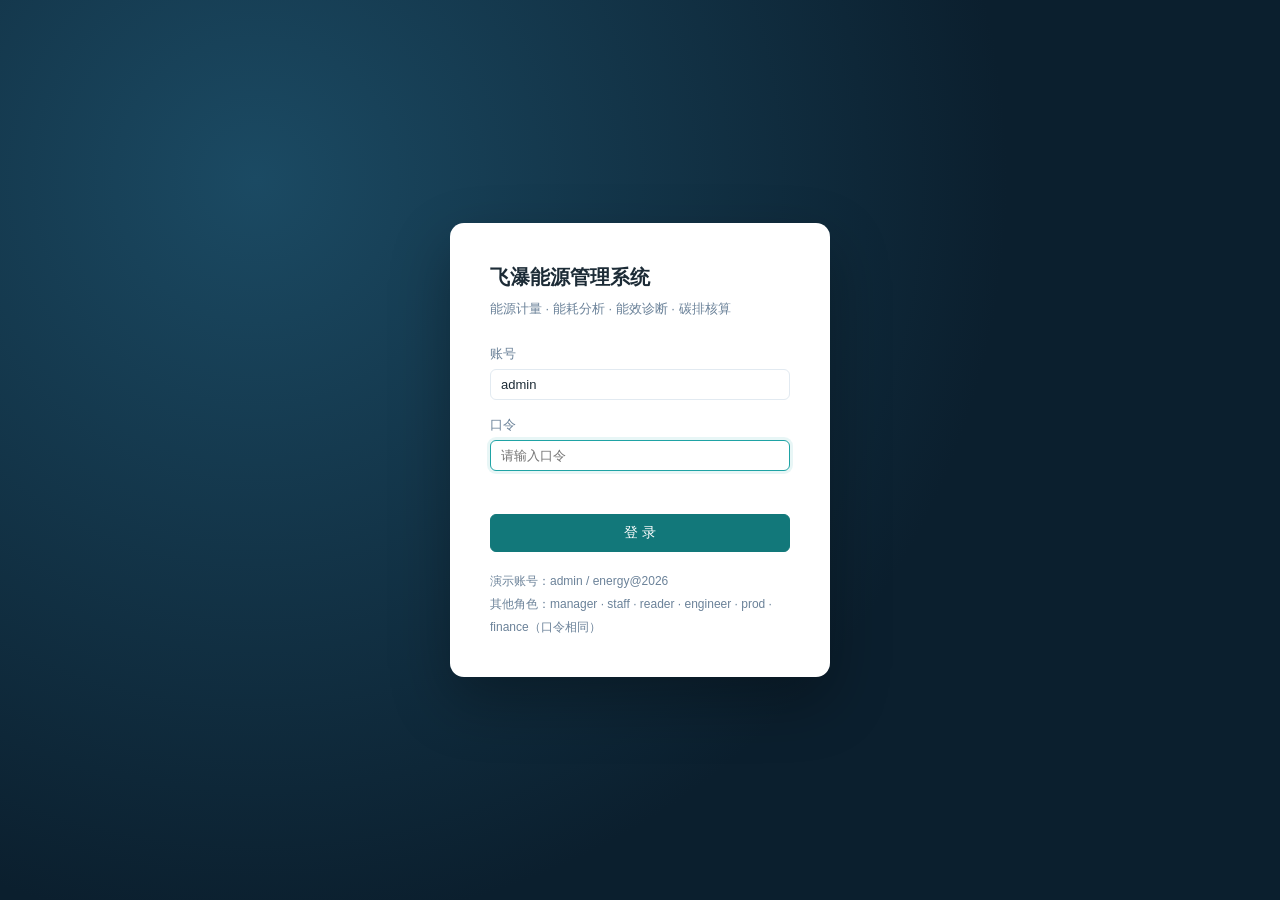
<file: frontend/login.html>
<!DOCTYPE html>
<html lang="zh-CN">
<head>
<meta charset="UTF-8">
<meta name="viewport" content="width=device-width, initial-scale=1">
<title>飞瀑能源管理系统</title>
<link rel="stylesheet" href="style.css">
</head>
<body>
<div class="login-wrap">
  <form class="login-card" id="form">
    <h2>飞瀑能源管理系统</h2>
    <div class="sub">能源计量 · 能耗分析 · 能效诊断 · 碳排核算</div>
    <div class="f">
      <label>账号</label>
      <input id="username" autocomplete="username" placeholder="请输入账号" value="admin">
    </div>
    <div class="f">
      <label>口令</label>
      <input id="password" type="password" autocomplete="current-password" placeholder="请输入口令">
    </div>
    <div class="login-err" id="err"></div>
    <button class="btn pri" type="submit">登 录</button>
    <div style="margin-top:18px;font-size:12px;color:#6b8299;line-height:1.9">
      演示账号：admin / energy@2026<br>
      其他角色：manager · staff · reader · engineer · prod · finance（口令相同）
    </div>
  </form>
</div>
<script>
const F = document.getElementById('form');
document.getElementById('password').focus();
F.addEventListener('submit', async e => {
  e.preventDefault();
  const err = document.getElementById('err');
  err.textContent = '';
  const username = document.getElementById('username').value.trim();
  const password = document.getElementById('password').value;
  if (!username || !password) { err.textContent = '请填写账号与口令'; return; }
  try {
    const r = await fetch('api/auth/login', {
      method: 'POST',
      headers: { 'Content-Type': 'application/json' },
      body: JSON.stringify({ username, password })
    });
    const j = await r.json();
    if (j.code !== 200) { err.textContent = j.message || '登录失败'; return; }
    localStorage.setItem('fp_token', j.data.token);
    localStorage.setItem('fp_user', JSON.stringify(j.data.user));
    location.href = 'index.html';
  } catch (x) {
    err.textContent = '网络异常，请检查服务是否启动';
  }
});
</script>
</body>
</html>
</file>
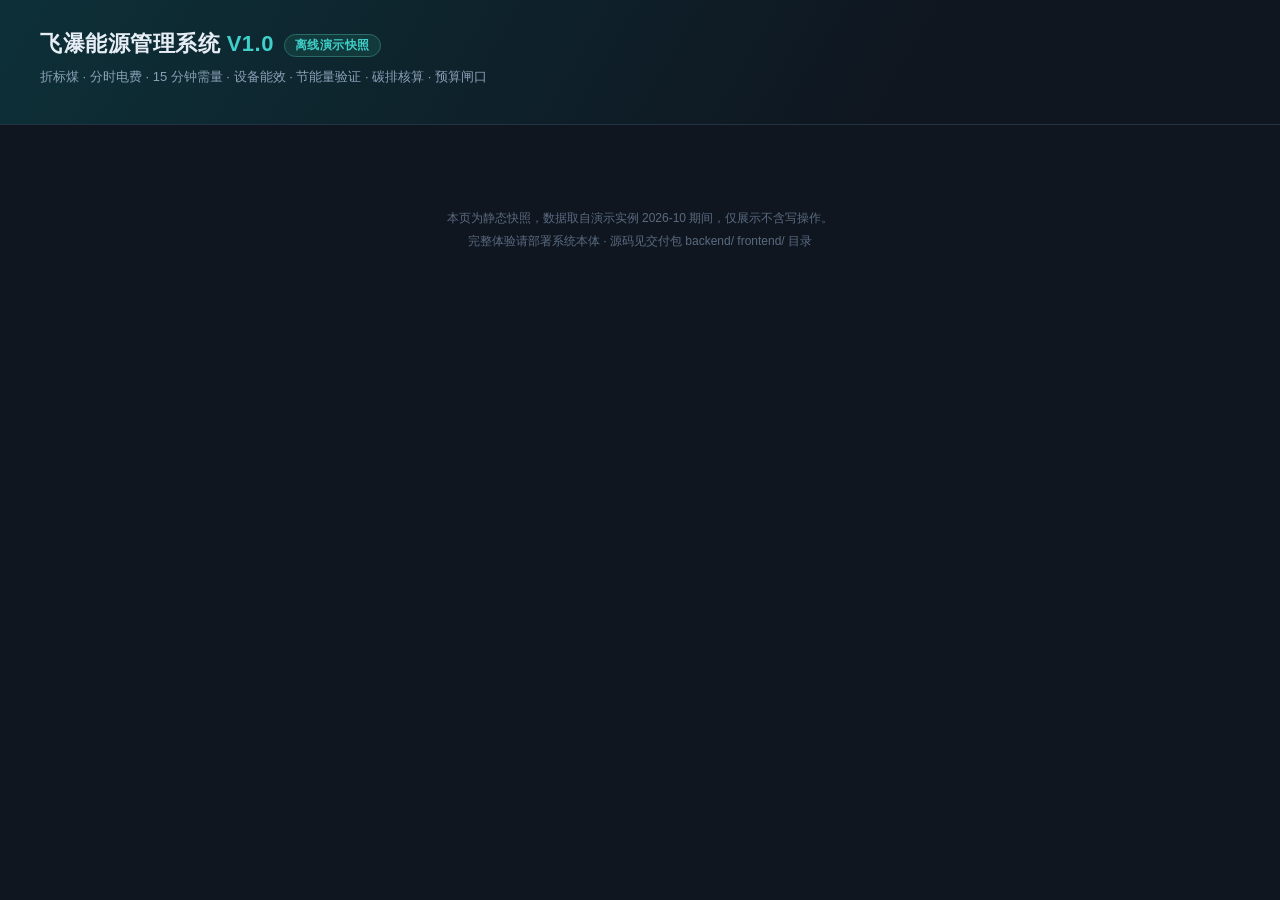
<file: tools/demo_template.html>
<!DOCTYPE html>
<html lang="zh-CN">
<head>
<meta charset="UTF-8">
<meta name="viewport" content="width=device-width, initial-scale=1">
<title>飞瀑能源管理系统 · 离线演示</title>
<style>
:root{--bg:#0f1620;--panel:#16202c;--line:#243343;--tx:#e6edf5;--sub:#8ba0b8;--acc:#2aa8a8;--warn:#e6a23c;--bad:#e0544b;--blu:#3d8bfd}
*{box-sizing:border-box;margin:0;padding:0}
body{background:var(--bg);color:var(--tx);font:14px/1.6 -apple-system,"PingFang SC","Microsoft YaHei",sans-serif;padding:0 0 60px}
header{background:linear-gradient(120deg,#0d3038,#0f1620 70%);padding:26px 40px 0;border-bottom:1px solid var(--line)}
h1{font-size:22px;font-weight:600;letter-spacing:.5px}
h1 span.c{color:#3fd0c9}
.sub{color:var(--sub);font-size:13px;margin-top:6px}
.badge{display:inline-block;background:#123a3c;color:#3fd0c9;border:1px solid #2a6b68;border-radius:20px;padding:1px 10px;font-size:12px;margin-left:10px;vertical-align:middle}
nav{display:flex;gap:4px;padding:18px 0;flex-wrap:wrap}
nav button{background:transparent;border:1px solid var(--line);color:var(--sub);padding:7px 16px;border-radius:6px;cursor:pointer;font-size:13px}
nav button.on{background:var(--acc);border-color:var(--acc);color:#fff}
main{padding:24px 40px;max-width:1440px}
.grid{display:grid;grid-template-columns:repeat(auto-fill,minmax(196px,1fr));gap:14px}
.card{background:var(--panel);border:1px solid var(--line);border-radius:10px;padding:16px 18px;position:relative;overflow:hidden}
.card::before{content:"";position:absolute;left:0;top:0;bottom:0;width:3px;background:var(--acc)}
.card.w::before{background:var(--warn)}.card.b::before{background:var(--bad)}.card.u::before{background:var(--blu)}
.k{color:var(--sub);font-size:12px}
.v{font-size:23px;font-weight:600;margin-top:6px;font-variant-numeric:tabular-nums}
.v small{font-size:12px;color:var(--sub);margin-left:4px;font-weight:400}
h2{font-size:15px;font-weight:600;margin:28px 0 12px;color:#cfe0f0}
table{width:100%;border-collapse:collapse;background:var(--panel);border:1px solid var(--line);border-radius:8px;overflow:hidden;font-size:13px}
th{background:#1b2836;color:var(--sub);font-weight:500;text-align:left;padding:10px 12px;border-bottom:1px solid var(--line);white-space:nowrap;font-size:12px}
td{padding:9px 12px;border-bottom:1px solid #1c2733;font-variant-numeric:tabular-nums;white-space:nowrap}
tr:last-child td{border-bottom:none}
tbody tr:hover{background:#1a2532}
.r{text-align:right}
.tag{display:inline-block;padding:1px 8px;border-radius:10px;font-size:12px}
.t-ok{background:#123a3c;color:#3fd0c9}.t-w{background:#3a2e16;color:#e6a23c}
.t-b{background:#3a1d1b;color:#f0796f}.t-i{background:#182b42;color:#6aa9f5}
.bar{height:7px;background:#1c2733;border-radius:4px;overflow:hidden;min-width:90px}
.bar i{display:block;height:100%;background:var(--acc)}
.bar i.w{background:var(--warn)}.bar i.b{background:var(--bad)}
.pos{color:#3fd0c9}.neg{color:#f0796f}
footer{color:#5a6b80;font-size:12px;padding:34px 40px 0;text-align:center;line-height:1.9}
.note{background:#1a2330;border-left:3px solid var(--blu);padding:12px 16px;border-radius:6px;color:#a8bccf;font-size:13px;margin-bottom:18px}
/* SVG 图表 */
.chart{background:var(--panel);border:1px solid var(--line);border-radius:8px;padding:16px}
.legend{display:flex;flex-wrap:wrap;gap:14px;margin-top:10px;font-size:12px;color:var(--sub)}
.legend i{display:inline-block;width:10px;height:10px;border-radius:2px;margin-right:5px;vertical-align:-1px}
</style>
</head>
<body>
<header>
  <h1>飞瀑能源管理系统 <span class="c">V1.0</span><span class="badge">离线演示快照</span></h1>
  <div class="sub">折标煤 · 分时电费 · 15 分钟需量 · 设备能效 · 节能量验证 · 碳排核算 · 预算闸口</div>
  <nav id="nav"></nav>
</header>
<main id="main"></main>
<footer>本页为静态快照，数据取自演示实例 2026-10 期间，仅展示不含写操作。<br>完整体验请部署系统本体 · 源码见交付包 backend/ frontend/ 目录</footer>
<script>
const D = __DATA__;
const $ = s => document.querySelector(s);
const money = v => (v==null||v==='')?'—':Number(v).toLocaleString('zh-CN',{minimumFractionDigits:2,maximumFractionDigits:2});
const wan = v => (v==null)?'—':(Math.abs(v)>=10000?(v/10000).toFixed(2)+' 万':money(v));
const num = v => (v==null)?'—':Number(v).toLocaleString('zh-CN',{maximumFractionDigits:2});
const pct = v => (v==null||v==='')?'—':(Number(v)*100).toFixed(1)+'%';
const sgn = v => (v>0?'neg':(v<0?'pos':''));
const L = k => (D[k] && Array.isArray(D[k].list)) ? D[k].list : [];
function tbl(cols, rows, empty){
  if(!rows || !rows.length) return '<div class="note">'+(empty||'暂无数据')+'</div>';
  let h = '<table><thead><tr>' + cols.map(c=>'<th class="'+(c.r?'r':'')+'">'+c.t+'</th>').join('') + '</tr></thead><tbody>';
  h += rows.map(r=>'<tr>'+cols.map(c=>'<td class="'+(c.r?'r':'')+'">'+(c.f?c.f(r):(r[c.k]??'—'))+'</td>').join('')+'</tr>').join('');
  return h + '</tbody></table>';
}
// 简易 SVG 折线
function lineChart(rows, key, color, fmt){
  if(!rows || rows.length<2) return '';
  const W=860,H=180,P=36;
  const vs = rows.map(r=>Number(r[key]||0));
  const mn = Math.min(...vs), mx = Math.max(...vs);
  const rng = (mx-mn)||1;
  const x = i => P + i*(W-2*P)/(rows.length-1);
  const y = v => H-24 - (v-mn)/rng*(H-52);
  const pts = vs.map((v,i)=>x(i)+','+y(v)).join(' ');
  let grid='';
  for(let g=0;g<=3;g++){const gy=16+g*(H-44)/3;const gv=mx-g*rng/3;
    grid+='<line x1="'+P+'" y1="'+gy+'" x2="'+(W-P)+'" y2="'+gy+'" stroke="#1c2733"/><text x="4" y="'+(gy+4)+'" fill="#5a6b80" font-size="10">'+fmt(gv)+'</text>';}
  const labels = rows.map((r,i)=>i%Math.ceil(rows.length/8)===0?'<text x="'+x(i)+'" y="'+(H-6)+'" fill="#5a6b80" font-size="10" text-anchor="middle">'+(r.period||'').slice(2)+'</text>':'').join('');
  return '<svg viewBox="0 0 '+W+' '+H+'" style="width:100%">'+grid
    +'<polyline points="'+pts+'" fill="none" stroke="'+color+'" stroke-width="2"/>'
    +vs.map((v,i)=>'<circle cx="'+x(i)+'" cy="'+y(v)+'" r="3" fill="'+color+'"/>').join('')
    +'</svg><div class="legend"><span><i style="background:'+color+'"></i>'+key+'</span></div>';
}
// 环形图
function donut(items, colors){
  const total = items.reduce((a,x)=>a+x.v,0);
  if(!total) return '';
  let a0 = -90, segs='';
  items.forEach((it,i)=>{
    const a1 = a0 + it.v/total*360;
    const large = (a1-a0)>180?1:0;
    const r=70,cx=95,cy=95;
    const p0=[cx+r*Math.cos(a0*Math.PI/180),cy+r*Math.sin(a0*Math.PI/180)];
    const p1=[cx+r*Math.cos(a1*Math.PI/180),cy+r*Math.sin(a1*Math.PI/180)];
    segs+='<path d="M'+cx+','+cy+' L'+p0[0].toFixed(1)+','+p0[1].toFixed(1)
      +' A'+r+','+r+' 0 '+large+' 1 '+p1[0].toFixed(1)+','+p1[1].toFixed(1)+' Z" fill="'+colors[i%colors.length]+'"/>';
    a0=a1;});
  return '<svg viewBox="0 0 190 190" style="width:190px;float:left;margin-right:24px">'
    +segs+'<circle cx="95" cy="95" r="42" fill="var(--panel)"/>'
    +'<text x="95" y="92" text-anchor="middle" fill="#8ba0b8" font-size="11">合计</text>'
    +'<text x="95" y="110" text-anchor="middle" fill="#e6edf5" font-size="14" font-weight="600">'+fmtNum(total)+'</text></svg>';
}
const fmtNum = v => v>=10000?(v/10000).toFixed(2)+'万':Math.round(v*100)/100;
const COLORS=['#2aa8a8','#3d8bfd','#e6a23c','#9a6ae0','#e0544b','#4fd18b','#d08a4f'];
const PAGES = [];
const page = o => PAGES.push(o);

page({id:'dash', t:'仪表盘', render(){
  const b = D.board && D.board.kpi ? D.board.kpi : {};
  const bg = b.budget || {};
  const kpi = [
    ['综合能耗', num(b.tce), 'tce', ''],
    ['碳排放', num(b.co2), 'tCO₂', 'u'],
    ['单位产品能耗', b.unitEnergy!=null?b.unitEnergy:'—', 'tce/单位', ''],
    ['单位产值能耗', b.valueEnergy!=null?b.valueEnergy:'—', 'tce/万元', 'u'],
    ['最大需量', num(b.maxDemand), 'kW', (b.maxDemand||0)>=(b.capacityKw||1e9)?'b':((b.maxDemand||0)>=0.95*(b.capacityKw||1e9)?'w':'')],
    ['本期电量', wan(b.elecQty), 'kWh', ''],
    ['待处置告警', num((b.alarms||{}).未处置||0), '条', (b.alarms||{}).未处置>0?'w':''],
    ['预算执行率', bg.rate!=null?pct(bg.rate):'—', '', (bg.rate||0)>1?'b':''],
  ];
  let h = '<div class="grid">' + kpi.map(k=>'<div class="card '+k[3]+'"><div class="k">'+k[0]+'</div><div class="v">'+(k[1]??'—')+'<small>'+k[2]+'</small></div></div>').join('') + '</div>';
  h += '<div class="note" style="margin-top:18px">口径：综合能耗 = Σ 物理量 × 折标煤系数；碳排 = Σ 物理量 × 碳排因子（范围一：天然气/柴油，范围二：电力/蒸汽/水/压缩空气）；本期为 2026-10。</div>';

  const yy = L('yoy');
  if(yy.length){
    h += '<h2>近 12 期综合能耗趋势（tce）</h2><div class="chart">' + lineChart(yy,'tce','#2aa8a8',v=>v.toFixed(0)) + '</div>';
    h += tbl([
      {t:'期间',k:'period'},
      {t:'综合能耗 tce',r:1,f:r=>num(r.tce)},
      {t:'环比',r:1,f:r=>r.mom==null?'—':'<span class="'+sgn(r.mom)+'">'+pct(r.mom)+'</span>'},
      {t:'产量',r:1,f:r=>num(r.qty)},
      {t:'单位产品能耗',r:1,f:r=>r.unitEnergy},
      {t:'碳排 tCO₂',r:1,f:r=>num(r.co2)}
    ], yy.slice(-6)).replace('<table','<h2>近期明细</h2><table');
  }

  const be = (D.board && D.board.byEnergy) || [];
  if(be.length){
    h += '<h2>能源介质结构</h2><div style="overflow:hidden">'
      + donut(be.map(x=>({v:x.tce,n:x.name})), COLORS)
      + '<div class="legend" style="padding-top:30px">' + be.map((x,i)=>'<span style="display:block"><i style="background:'+COLORS[i%COLORS.length]+'"></i>'
        +x.name+' · '+num(x.tce)+' tce · '+pct(x.tce/ (be.reduce((a,z)=>a+z.tce,0)||1))+'</span>').join('') + '</div></div>';
  }

  const ol = (D.board && D.board.overLines) || [];
  if(ol.length){
    h += '<h2>单耗偏离基线产线（超 8% 重点关注）</h2>' + tbl([
      {t:'产线',k:'line'},
      {t:'本期单耗',r:1,f:r=>r.unitEnergy},
      {t:'基线',r:1,f:r=>r.base},
      {t:'偏离',r:1,f:r=>'<span class="'+sgn(r.dev)+'">'+pct(r.dev)+'</span>'},
      {t:'级别',f:r=>'<span class="tag '+(r.level==='紧急'?'t-b':(r.level?'t-w':'t-ok'))+'">'+(r.level||'正常')+'</span>'}
    ], ol);
  } else {
    h += '<div class="note" style="margin-top:16px">本期各产线单耗均在基线偏离 8% 以内，运行平稳。</div>';
  }
  return h;
}});

page({id:'energy', t:'能源介质', render(){
  return tbl([
    {t:'编码',k:'code'},{t:'名称',k:'name'},{t:'单位',k:'unit'},
    {t:'折标煤系数',r:1,f:r=>num(r.tceFactor)},
    {t:'碳排因子',r:1,f:r=>num(r.co2Factor)},
    {t:'核算范围',f:r=>'<span class="tag '+(r.scope==='范围一'?'t-b':'t-i')+'">'+(r.scope||'—')+'</span>'},
    {t:'单价',r:1,f:r=>money(r.price)},
    {t:'计价方式',k:'price_mode'},
    {t:'状态',f:r=>'<span class="tag t-ok">'+(r.status||'—')+'</span>'}
  ], L('energy'), '能源介质为主数据基础，折标煤与碳排因子直接决定全部统计口径。');
}});

page({id:'center', t:'成本中心', render(){
  return tbl([
    {t:'编码',k:'code'},{t:'名称',k:'name'},
    {t:'类型',f:r=>{const m={'辅助':'t-i','生产':'t-ok','管理':'t-w','研发':'t-i','办公':'t-i'};return '<span class="tag '+(m[r.ctype]||'t-i')+'">'+(r.ctype||'—')+'</span>';}},
    {t:'上级',k:'parent'},{t:'负责人',k:'manager'}
  ], L('centers'));
}});

page({id:'meter', t:'计量点', render(){
  return tbl([
    {t:'编码',k:'code'},{t:'名称',k:'name'},{t:'介质',f:r=>r.energyName},
    {t:'中心',f:r=>(r.center||'')+' '+(r.centerName||'')},
    {t:'产线',k:'line'},
    {t:'级别',r:1,k:'level'},
    {t:'倍率',r:1,f:r=>num(r.ratio)},
    {t:'容量 kW',r:1,f:r=>num(r.capacity)},
    {t:'本期用量',r:1,f:r=>r.lastUsage!=null?num(r.lastUsage):'—'},
    {t:'质量',f:r=>r.lastQuality?'<span class="tag '+(r.lastQuality==='正常'?'t-ok':(r.lastQuality==='跳变'?'t-w':'t-i'))+'">'+r.lastQuality+'</span>':'<span class="tag t-b">未抄</span>'},
    {t:'状态',f:r=>'<span class="tag '+(r.status==='运行'?'t-ok':'t-b')+'">'+(r.status||'—')+'</span>'}
  ], L('meters'), '计量点按一级（全厂）/二级（车间）/三级（产线）三级计量体系配置。');
}});

page({id:'reading', t:'抄表与采集', render(){
  const rows = L('readings');
  const total = rows.length;
  const est = rows.filter(r=>r.isEstimate).length;
  const jump = rows.filter(r=>r.quality==='跳变').length;
  let h = '<div class="grid">'
    + '<div class="card"><div class="k">本期抄表记录</div><div class="v">'+total+'<small>条</small></div></div>'
    + '<div class="card u"><div class="k">估算值</div><div class="v">'+est+'<small>条</small></div></div>'
    + '<div class="card w"><div class="k">量级跳变</div><div class="v">'+jump+'<small>条</small></div></div>'
    + '</div><h2>抄表明细</h2>';
  h += tbl([
    {t:'期间',k:'period'},
    {t:'计量点',f:r=>(r.meter_code||'')+' '+(r.meterName||'')},
    {t:'介质',f:r=>r.energyName},
    {t:'中心',f:r=>r.centerName||r.center},
    {t:'日期',k:'date'},
    {t:'表底',r:1,f:r=>num(r.reading)},
    {t:'用量',r:1,f:r=>'<b>'+num(r.usage)+'</b>'},
    {t:'单位',k:'unit'},
    {t:'质量',f:r=>'<span class="tag '+(r.quality==='正常'?'t-ok':(r.quality==='跳变'?'t-w':'t-i'))+'">'+(r.quality||'—')+'</span>'},
    {t:'来源',k:'source'}
  ], rows.slice(0,80), '本期抄表数据（最多展示 80 条）');
  h += '<div class="note" style="margin-top:14px">校验规则：本期小于上期 → 拒绝（409 表底倒走）；同计量点同期间已有读数 → 拒绝（409 区间重叠）；用量环比放大/缩小超 3 倍且绝对量过百 → 允许入库但标记「跳变」并自动生成告警。用量 =（本期表底 − 上期表底）× 倍率。</div>';
  return h;
}});

page({id:'tou', t:'分时与需量', render(){
  const sm = (D.tou && D.tou.summary) || {};
  const by = sm.byPeriod || {};
  const order = ['尖峰','峰','平','谷'];
  let h = '<div class="grid">'
    + '<div class="card"><div class="k">本期总电量</div><div class="v">'+num(sm.kwhTotal)+'<small>kWh</small></div></div>'
    + '<div class="card u"><div class="k">分时电费</div><div class="v">'+wan(sm.energyFee)+'<small>元</small></div></div>'
    + '<div class="card"><div class="k">平均电价</div><div class="v">'+(sm.avgPrice||'—')+'<small>元/kWh</small></div></div>'
    + '</div><h2>四时段电费</h2>';
  h += tbl([
    {t:'时段',k:'period'},
    {t:'电量 kWh',r:1,f:r=>num(r.kwh)},
    {t:'电价 元/kWh',r:1,f:r=>money(r.price)},
    {t:'电费 元',r:1,f:r=>'<b>'+money(r.amount)+'</b>'},
    {t:'占比',f:r=>{const t=sm.kwhTotal||1;const v=Math.round(r.kwh/t*100);return '<div class="bar"><i style="width:'+v+'%"></i></div>';}}
  ], order.map(p=>({period:p, ...(by[p]||{})})));
  const dm = D.demands || {};
  h += '<h2>需量</h2><div class="grid">'
    + '<div class="card"><div class="k">最大需量</div><div class="v">'+num(dm.maxDemand||'—')+'<small>kW</small></div></div>'
    + '<div class="card '+(dm.status==='超容'?'b':(dm.status==='紧急'?'b':''))+'"><div class="k">状态</div><div class="v">'+(dm.status||'—')+'</div></div>'
    + '<div class="card"><div class="k">容量</div><div class="v">'+num(dm.capacityKw||'—')+'<small>kW</small></div></div>'
    + '<div class="card u"><div class="k">容量电费</div><div class="v">'+wan((dm.maxDemand||0)*42)+'<small>元/月（42 元/kW）</small></div></div>'
    + '</div>';
  h += '<div class="note" style="margin-top:14px">需量口径：需量 kW = 15 分钟电能增量 ÷ 0.25h；状态分级：≥85% 预警、≥95% 紧急、>100% 超容（自动告警）。容量电费 = 最大需量 × 需量单价，按月计收。</div>';
  return h;
}});

page({id:'consumption', t:'能耗分析', render(){
  const rows = L('consumption');
  let h = tbl([
    {t:'成本中心',f:r=>(r.center||'')+' '+(r.centerName||'')},
    {t:'介质',f:r=>(r.energy||'')+' '+(r.energyName||'')},
    {t:'用量',r:1,f:r=>num(r.qty)},
    {t:'单位',k:'unit'},
    {t:'折标煤 tce',r:1,f:r=>'<b>'+num(r.tce)+'</b>'},
    {t:'碳排 tCO₂',r:1,f:r=>num(r.co2)},
    {t:'计量点数',r:1,k:'meters'},
    {t:'占比',f:r=>{const t=D.consumption.totalTce||1;const v=Math.round(r.tce/t*100);return '<div class="bar"><i style="width:'+v+'%"></i></div>';}}
  ], rows);
  h += '<div class="note" style="margin-top:14px">合计 '+num(D.consumption.totalTce)+' tce。口径：用量 × 介质折标煤系数逐点归集后按「中心 × 介质」聚合。</div>';
  return h;
}});

page({id:'intensity', t:'单耗与基线', render(){
  return tbl([
    {t:'产线',k:'line'},
    {t:'基线编码',k:'baselineCode'},
    {t:'产品',k:'product'},
    {t:'产量',r:1,f:r=>num(r.qty)},
    {t:'综合能耗 tce',r:1,f:r=>num(r.tce)},
    {t:'本期单耗',r:1,f:r=>'<b>'+r.unitEnergy+'</b>'},
    {t:'基线单耗',r:1,f:r=>r.baseUnit},
    {t:'偏离',r:1,f:r=>'<span class="'+sgn(r.deviation)+'">'+pct(r.deviation)+'</span>'},
    {t:'级别',f:r=>'<span class="tag '+(r.level==='紧急'?'t-b':(r.level==='严重'||r.level==='警告'?'t-w':'t-ok'))+'">'+r.level+'</span>'},
    {t:'单位产值能耗',r:1,f:r=>r.valueEnergy}
  ], L('intensity'), '产线单耗与锁定基线对比。基线 = 基期综合能耗 ÷ 基期产量（6 位精度防小量级失真）。');
}});

page({id:'eff', t:'设备能效', render(){
  const specs = (D.equipments && D.equipments.spec) || {};
  let h = tbl([
    {t:'编码',k:'code'},{t:'名称',k:'name'},{t:'类型',k:'etype'},
    {t:'中心',k:'center'},
    {t:'额定功率 kW',r:1,f:r=>num(r.rated_power)},
    {t:'额定出力',r:1,f:r=>num(r.rated_output)},
    {t:'最近实测',r:1,f:r=>r.lastValue!=null?'<b>'+num(r.lastValue)+'</b>':'—'},
    {t:'指标',f:r=>r.metric||'—'},
    {t:'评级',f:r=>r.lastGrade?'<span class="tag '+(r.lastGrade==='优'?'t-ok':(r.lastGrade==='良'?'t-i':'t-b'))+'">'+r.lastGrade+'</span>':'—'},
    {t:'测试日期',f:r=>r.lastAt||'—'}
  ], L('equipments'));
  h += '<h2>能效评级标准</h2>' + tbl([
    {t:'设备类型',k:'etype'},
    {t:'指标',f:r=>r.metric},
    {t:'单位',f:r=>r.unit||'—'},
    {t:'优',r:1,f:r=>num(r.good)},
    {t:'良',r:1,f:r=>num(r.fair)},
    {t:'方向',f:r=>r.lower_better?'越低越好':'越高越好'}
  ], Object.keys(specs).map(k=>({etype:k, ...specs[k]})));
  h += '<div class="note">劣化判定：与上次实测对比，劣化幅度超 5% 自动生成「能效劣化」提示告警。空压机比功率 = 输入功率 ÷ 排气量；水泵效率 = 有效功率 ÷ 轴功率；锅炉热效率 = 有效吸热 ÷ 输入热量；制冷机 COP = 制冷量 ÷ 输入功率。</div>';
  return h;
}});

page({id:'project', t:'节能项目', render(){
  return tbl([
    {t:'编号',k:'no'},{t:'项目名称',k:'name'},
    {t:'中心',k:'center'},{t:'产线',k:'line'},
    {t:'基线',k:'baseline_code'},
    {t:'投资',r:1,f:r=>wan(r.invest)},
    {t:'措施',k:'measure'},
    {t:'实施期',f:r=>(r.start_period||'—')+' ~ '+(r.end_period||'—')},
    {t:'负责人',k:'owner'},
    {t:'状态',f:r=>{const m={'已验证':'t-ok','实施中':'t-i','待验证':'t-w','未达标':'t-b','待实施':'t-i'};return '<span class="tag '+(m[r.status]||'t-i')+'">'+(r.status||'—')+'</span>';}}
  ], L('projects'));
  // eslint-disable-next-line
  h += '<div class="note" style="margin-top:14px">节能量 =（基线单耗 − 报告期单耗）× 报告期产量；年节费 = 节能量 × 标煤单价（620 元/tce，按验证月数年化）；回收期 = 投资 ÷ 年节费。验证需三闸口：有锁定基线、报告期有计量数据、产量不为 0。</div>';
  return h;
}});

page({id:'alarm', t:'告警中心', render(){
  const s = (D.alarmSummary && D.alarmSummary.summary) || {};
  const bt = (D.alarmSummary && D.alarmSummary.byType) || [];
  let h = '<div class="grid">'
    + ['紧急','严重','警告','提示'].map(lv=>'<div class="card '+({紧急:'b',严重:'w'})[lv]||''+'"><div class="k">'+lv+'</div><div class="v">'+(s[lv]||0)+'<small>条</small></div></div>').join('')
    + '<div class="card"><div class="k">待处置</div><div class="v">'+(s.未处置||0)+'<small>/ '+ (s.合计||0) +' 条</small></div></div>'
    + '</div>';
  if(bt.length){
    const mx = Math.max(...bt.map(x=>x.count),1);
    h += '<h2>告警类型分布</h2>' + tbl([
      {t:'类型',k:'type'},
      {t:'数量',r:1,k:'count'},
      {t:'分布',f:r=>'<div class="bar"><i style="width:'+Math.max(3,Math.round(r.count/mx*100))+'%"></i></div>'}
    ], bt);
  }
  const rows = L('alarms').slice(0,40);
  h += '<h2>告警明细（最近 40 条）</h2>' + tbl([
    {t:'告警号',k:'no'},
    {t:'级别',f:r=>'<span class="tag '+({紧急:'t-b',严重:'t-w',警告:'t-w',提示:'t-i'})[r.level]||'t-i'+'">'+r.level+'</span>'},
    {t:'类型',k:'atype'},
    {t:'对象',k:'target'},
    {t:'内容',f:r=>(r.message||'').slice(0,42)},
    {t:'期间',k:'period'},
    {t:'状态',f:r=>'<span class="tag '+(r.status==='待处置'?'t-w':'t-ok')+'">'+(r.status||'—')+'</span>'}
  ], rows);
  h += '<div class="note" style="margin-top:14px">分级与触发：需量 ≥95% 容量或单耗超基线 30% → 紧急；需量 ≥85% 或单耗超 15% → 严重；单耗超 8% 或抄表跳变 → 警告；抄表遗漏、能效劣化 → 提示。同一告警不可重复处置（409），处置留痕到审计日志。</div>';
  return h;
}});

page({id:'budget', t:'能源预算', render(){
  return tbl([
    {t:'期间',k:'period'},
    {t:'成本中心',f:r=>(r.center||'')+' '+(r.centerName||'')},
    {t:'介质',f:r=>(r.energy_code||'')+' '+(r.energyName||'')},
    {t:'预算额',r:1,f:r=>money(r.amount)},
    {t:'已用',r:1,f:r=>money(r.used)},
    {t:'剩余',r:1,f:r=>money(r.left)},
    {t:'执行率',r:1,f:r=>pct(r.rate)},
    {t:'进度',f:r=>{const v=Math.min((r.rate||0)*100,100);const c=(r.rate||0)>1?'b':((r.rate||0)>=0.9?'w':'');return '<div class="bar"><i class="'+c+'" style="width:'+v+'%"></i></div>';}},
    {t:'状态',f:r=>{const v=r.rate||0;const t=v>1.1?['阻断','t-b']:(v>1?['超支','t-b']:(v>=0.9?['预警','t-w']:['正常','t-ok']));return '<span class="tag '+t[1]+'">'+t[0]+'</span>';}}
  ], L('budgets'));
}});

page({id:'carbon', t:'碳排放', render(){
  const t = (D.carbon && D.carbon.total) || {};
  let h = '<div class="grid">'
    + '<div class="card"><div class="k">总碳排</div><div class="v">'+num(t.total)+'<small>tCO₂</small></div></div>'
    + '<div class="card b"><div class="k">范围一（直接）</div><div class="v">'+num(t.scope1)+'<small>tCO₂</small></div></div>'
    + '<div class="card u"><div class="k">范围二（外购）</div><div class="v">'+num(t.scope2)+'<small>tCO₂</small></div></div>'
    + '</div>';
  h += '<h2>分介质碳排</h2>' + tbl([
    {t:'介质',f:r=>(r.energy||'')+' '+(r.name||'')},
    {t:'核算范围',f:r=>'<span class="tag '+(r.scope==='范围一'?'t-b':'t-i')+'">'+r.scope+'</span>'},
    {t:'用量',r:1,f:r=>num(r.qty)},
    {t:'单位',k:'unit'},
    {t:'因子 tCO₂/单位',r:1,f:r=>num(r.factor)},
    {t:'碳排 tCO₂',r:1,f:r=>'<b>'+num(r.co2)+'</b>'}
  ], D.carbon ? (D.carbon.byEnergy||[]) : []);
  const mo = (D.carbon && D.carbon.months) || [];
  if(mo.length){
    h += '<h2>近 3 期碳排趋势</h2><div class="chart">' + lineChart(mo,'co2','#e0544b',v=>v.toFixed(0)) + '</div>';
  }
  h += '<div class="note">碳排 = Σ 物理量 × 碳排因子。范围一为直接排放（天然气、柴油）；范围二为外购能源间接排放（电力、蒸汽、自来水、压缩空气）。电力因子 0.000581 tCO₂/kWh。</div>';
  return h;
}});

page({id:'balance', t:'能源平衡', render(){
  const bal = (D.balance && D.balance.balance) || {};
  let h = '<div class="grid">'
    + '<div class="card"><div class="k">输入合计</div><div class="v">'+num(bal.totalIn)+'<small>tce</small></div></div>'
    + '<div class="card u"><div class="k">使用合计</div><div class="v">'+num(bal.usedTce)+'<small>tce</small></div></div>'
    + '<div class="card"><div class="k">损耗</div><div class="v">'+num(bal.lossTce)+'<small>tce</small></div></div>'
    + '<div class="card"><div class="k">校验差</div><div class="v" style="color:#3fd0c9">'+money(bal.checkDiff)+'</div></div>'
    + '</div>';
  h += '<h2>分介质输入</h2>' + tbl([
    {t:'介质',k:'name'},{t:'编码',k:'energy'},
    {t:'用量',r:1,f:r=>num(r.qty)},{t:'单位',k:'unit'},
    {t:'折标煤 tce',r:1,f:r=>'<b>'+num(r.tce)+'</b>'}
  ], D.balance ? (D.balance.byEnergy||[]) : []);
  h += '<h2>分中心使用</h2>' + tbl([
    {t:'成本中心',f:r=>(r.center||'')+' '+(r.centerName||'')},
    {t:'折标煤 tce',r:1,f:r=>'<b>'+num(r.tce)+'</b>'}
  ], D.balance ? (D.balance.byCenter||[]) : []);
  h += '<div class="note">能源平衡表：输入合计 = Σ 介质折标煤；使用合计 = Σ 中心折标煤；损耗 = 输入 − 使用；校验差 = 输入 − 使用 − 损耗，恒为 0。</div>';
  return h;
}});

let cur = PAGES[0].id;
function go(id){
  cur = id;
  document.querySelectorAll('nav button').forEach(b=>b.classList.toggle('on', b.dataset.id===id));
  const p = PAGES.find(x=>x.id===id);
  $('#main').innerHTML = p.render();
  window.scrollTo(0,0);
}
$('#nav').innerHTML = PAGES.map(p=>'<button data-id="'+p.id+'" onclick="go(\''+p.id+'\')">'+p.t+'</button>').join('');
go(cur);
</script>
</body>
</html>
</file>
<file: frontend/style.css>
* { margin: 0; padding: 0; box-sizing: border-box; }

:root {
  --bg: #f4f7fa;
  --side: #0f2a3d;
  --side2: #14384f;
  --card: #ffffff;
  --line: #e2eaf1;
  --tx: #1c2b36;
  --sub: #6b8299;
  --acc: #12787a;
  --acc2: #1fa3a5;
  --ok: #16a34a;
  --warn: #e8a020;
  --bad: #dc2626;
  --info: #2563eb;
  --purple: #7c3aed;
}

body {
  font: 14px/1.6 -apple-system, BlinkMacSystemFont, "PingFang SC", "Microsoft YaHei", sans-serif;
  background: var(--bg);
  color: var(--tx);
  -webkit-font-smoothing: antialiased;
}

/* ---------- 布局 ---------- */
.layout { display: flex; min-height: 100vh; }

.side {
  width: 208px; background: linear-gradient(180deg, var(--side), var(--side2));
  color: #cfdde8; display: flex; flex-direction: column; flex-shrink: 0;
  position: sticky; top: 0; height: 100vh; overflow-y: auto;
}
.brand { padding: 20px 18px 16px; border-bottom: 1px solid rgba(255,255,255,.08); }
.brand h1 { font-size: 16px; color: #fff; font-weight: 600; letter-spacing: .5px; }
.brand .b2 { font-size: 11px; color: #6f93ab; margin-top: 3px; }
.nav { padding: 10px 0; flex: 1; }
.nav .grp { font-size: 11px; color: #5d7f96; padding: 12px 18px 6px; letter-spacing: 1px; }
.nav a {
  display: flex; align-items: center; gap: 9px; padding: 9px 18px; color: #b6cbdb;
  text-decoration: none; font-size: 13.5px; border-left: 3px solid transparent; cursor: pointer;
}
.nav a:hover { background: rgba(255,255,255,.05); color: #fff; }
.nav a.on { background: rgba(31,163,165,.16); color: #fff; border-left-color: var(--acc2); font-weight: 500; }
.nav a .ic { width: 16px; text-align: center; opacity: .85; font-size: 14px; }

.main { flex: 1; min-width: 0; display: flex; flex-direction: column; }
.top {
  height: 56px; background: #fff; border-bottom: 1px solid var(--line);
  display: flex; align-items: center; padding: 0 22px; gap: 16px; position: sticky; top: 0; z-index: 20;
}
.top .ttl { font-size: 15.5px; font-weight: 600; }
.top .sp { flex: 1; }
.top select, .top input {
  border: 1px solid var(--line); border-radius: 6px; padding: 6px 10px; font-size: 13px;
  background: #fff; color: var(--tx); outline: none;
}
.top select:focus, .top input:focus { border-color: var(--acc2); }
.usr { display: flex; align-items: center; gap: 8px; font-size: 13px; color: var(--sub); cursor: pointer; }
.av {
  width: 28px; height: 28px; border-radius: 50%; background: var(--acc); color: #fff;
  display: flex; align-items: center; justify-content: center; font-size: 12px; font-weight: 600;
}
.body { padding: 20px 22px 40px; flex: 1; }

/* ---------- 卡片 ---------- */
.grid { display: grid; gap: 14px; }
.g2 { grid-template-columns: repeat(2, 1fr); }
.g3 { grid-template-columns: repeat(3, 1fr); }
.g4 { grid-template-columns: repeat(4, 1fr); }
.g5 { grid-template-columns: repeat(5, 1fr); }
.g6 { grid-template-columns: repeat(6, 1fr); }
@media (max-width: 1400px) { .g6 { grid-template-columns: repeat(3, 1fr); } .g5 { grid-template-columns: repeat(3, 1fr); } }
@media (max-width: 1100px) { .g4, .g3, .g2 { grid-template-columns: repeat(2, 1fr); } }

.card {
  background: var(--card); border: 1px solid var(--line); border-radius: 10px; padding: 16px 18px;
  position: relative; overflow: hidden;
}
.kpi .k { font-size: 12.5px; color: var(--sub); display: flex; align-items: center; gap: 5px; }
.kpi .v { font-size: 25px; font-weight: 650; margin-top: 7px; letter-spacing: -.5px; font-variant-numeric: tabular-nums; }
.kpi .v small { font-size: 12px; color: var(--sub); font-weight: 400; margin-left: 4px; letter-spacing: 0; }
.kpi .d { font-size: 12px; margin-top: 5px; color: var(--sub); }
.kpi::before { content: ""; position: absolute; left: 0; top: 0; bottom: 0; width: 3.5px; background: var(--acc); }
.kpi.w::before { background: var(--warn); }
.kpi.b::before { background: var(--bad); }
.kpi.o::before { background: var(--ok); }
.kpi.i::before { background: var(--info); }
.kpi.p::before { background: var(--purple); }
.up { color: var(--bad); }
.down { color: var(--ok); }

.ptitle { font-size: 14.5px; font-weight: 600; margin: 22px 0 12px; display: flex; align-items: center; gap: 8px; }
.ptitle .bar { width: 3px; height: 15px; background: var(--acc); border-radius: 2px; }
.ptitle .r { margin-left: auto; font-weight: 400; font-size: 12.5px; color: var(--sub); }

/* ---------- 表格 ---------- */
.tbwrap { background: #fff; border: 1px solid var(--line); border-radius: 10px; overflow: hidden; }
.tbwrap.scroll { max-height: 560px; overflow-y: auto; }
table.tb { width: 100%; border-collapse: collapse; font-size: 13px; }
table.tb th {
  background: #f6f9fc; color: var(--sub); font-weight: 500; text-align: left; padding: 10px 12px;
  border-bottom: 1px solid var(--line); white-space: nowrap; font-size: 12.5px;
  position: sticky; top: 0; z-index: 1;
}
table.tb td { padding: 9px 12px; border-bottom: 1px solid #f0f4f8; font-variant-numeric: tabular-nums; }
table.tb tr:last-child td { border-bottom: none; }
table.tb tbody tr:hover { background: #f9fbfd; }
table.tb td.r, table.tb th.r { text-align: right; }
table.tb td.c, table.tb th.c { text-align: center; }
table.tb .cli { cursor: pointer; }
table.tb .cli:hover { color: var(--acc); }
.empty { padding: 40px; text-align: center; color: var(--sub); font-size: 13px; }

/* ---------- 标签 ---------- */
.tg { display: inline-block; padding: 1px 8px; border-radius: 10px; font-size: 12px; line-height: 1.7; white-space: nowrap; }
.tg.ok { background: #e8f7ee; color: var(--ok); }
.tg.w { background: #fdf3e0; color: #b57500; }
.tg.b { background: #fdeaea; color: var(--bad); }
.tg.i { background: #e8f0fe; color: var(--info); }
.tg.g { background: #eef0f4; color: var(--sub); }
.tg.p { background: #f1eafe; color: var(--purple); }
.tg.t { background: #e0f5f5; color: var(--acc); }

/* ---------- 按钮 ---------- */
.btn {
  display: inline-flex; align-items: center; gap: 5px; padding: 6px 14px; border-radius: 6px;
  border: 1px solid var(--line); background: #fff; color: var(--tx); font-size: 13px;
  cursor: pointer; white-space: nowrap; transition: .15s;
}
.btn:hover { border-color: var(--acc2); color: var(--acc); }
.btn.pri { background: var(--acc); border-color: var(--acc); color: #fff; }
.btn.pri:hover { background: var(--acc2); border-color: var(--acc2); color: #fff; }
.btn.dan { color: var(--bad); border-color: #f3c6c6; }
.btn.dan:hover { background: #fdeaea; }
.btn.sm { padding: 3px 9px; font-size: 12px; }
.btn:disabled { opacity: .5; cursor: not-allowed; }
.bar-actions { display: flex; gap: 8px; align-items: center; flex-wrap: wrap; margin-bottom: 14px; }

/* ---------- 进度条 ---------- */
.pbar { height: 7px; background: #eef2f6; border-radius: 4px; overflow: hidden; min-width: 70px; }
.pbar i { display: block; height: 100%; background: var(--acc2); border-radius: 4px; }
.pbar i.w { background: var(--warn); }
.pbar i.b { background: var(--bad); }

/* ---------- 弹层 ---------- */
.mask {
  position: fixed; inset: 0; background: rgba(15,32,45,.45); z-index: 100;
  display: flex; align-items: center; justify-content: center; padding: 20px;
}
.modal {
  background: #fff; border-radius: 12px; width: 100%; max-width: 720px; max-height: 88vh;
  display: flex; flex-direction: column; box-shadow: 0 20px 50px rgba(0,0,0,.22);
}
.modal.wide { max-width: 1000px; }
.modal .mh {
  padding: 16px 20px; border-bottom: 1px solid var(--line); display: flex; align-items: center;
  font-size: 15px; font-weight: 600;
}
.modal .mh .x { margin-left: auto; cursor: pointer; color: var(--sub); font-size: 20px; line-height: 1; }
.modal .mh .x:hover { color: var(--bad); }
.modal .mb { padding: 18px 20px; overflow-y: auto; flex: 1; }
.modal .mf { padding: 13px 20px; border-top: 1px solid var(--line); display: flex; gap: 9px; justify-content: flex-end; }

/* ---------- 表单 ---------- */
.frow { display: grid; grid-template-columns: repeat(2, 1fr); gap: 12px 18px; margin-bottom: 4px; }
.frow.one { grid-template-columns: 1fr; }
.f { display: flex; flex-direction: column; gap: 5px; }
.f label { font-size: 12.5px; color: var(--sub); }
.f input, .f select, .f textarea {
  border: 1px solid var(--line); border-radius: 6px; padding: 7px 10px; font-size: 13px;
  font-family: inherit; outline: none; background: #fff; color: var(--tx);
}
.f input:focus, .f select:focus, .f textarea:focus { border-color: var(--acc2); box-shadow: 0 0 0 3px rgba(31,163,165,.1); }
.f textarea { resize: vertical; min-height: 62px; }

/* ---------- 提示 ---------- */
.toast {
  position: fixed; top: 70px; left: 50%; transform: translateX(-50%); z-index: 300;
  padding: 10px 20px; border-radius: 8px; font-size: 13.5px; color: #fff; box-shadow: 0 6px 20px rgba(0,0,0,.18);
  animation: tin .2s ease;
}
@keyframes tin { from { opacity: 0; transform: translate(-50%, -8px); } }
.toast.ok { background: #16a34a; }
.toast.err { background: #dc2626; }
.toast.info { background: #2563eb; }

.note {
  background: #f0f8f8; border-left: 3px solid var(--acc2); padding: 11px 15px; border-radius: 6px;
  font-size: 13px; color: #34586b; margin: 12px 0; line-height: 1.75;
}
.note b { color: var(--acc); }
.warnbox { background: #fdf6e8; border-left-color: var(--warn); color: #7a5a10; }

/* ---------- 图表 ---------- */
.chart { width: 100%; overflow: visible; }
.lg { display: flex; gap: 16px; font-size: 12px; color: var(--sub); margin-top: 8px; flex-wrap: wrap; }
.lg i { display: inline-block; width: 9px; height: 9px; border-radius: 2px; margin-right: 4px; }

/* ---------- 登录页 ---------- */
.login-wrap {
  min-height: 100vh; display: flex; align-items: center; justify-content: center;
  background: radial-gradient(circle at 20% 20%, #1b4a63, #0b1f2e 60%);
}
.login-card {
  background: #fff; border-radius: 14px; padding: 38px 40px; width: 380px;
  box-shadow: 0 24px 60px rgba(0,0,0,.3);
}
.login-card h2 { font-size: 20px; margin-bottom: 6px; }
.login-card .sub { color: var(--sub); font-size: 13px; margin-bottom: 24px; }
.login-card .f { margin-bottom: 15px; }
.login-card .btn { width: 100%; justify-content: center; padding: 9px; font-size: 14px; }
.login-err { color: var(--bad); font-size: 13px; min-height: 20px; margin-bottom: 8px; }

/* ---------- 移动端 ---------- */
@media (max-width: 860px) {
  .side { position: fixed; left: -208px; transition: left .2s; z-index: 90; }
  .side.open { left: 0; }
  .body { padding: 14px; }
  .g6, .g5, .g4, .g3, .g2 { grid-template-columns: repeat(2, 1fr); }
  .frow { grid-template-columns: 1fr; }
  .top { padding: 0 14px; gap: 10px; }
  .top .ttl { font-size: 14px; }
}
.menu-btn { display: none; cursor: pointer; font-size: 18px; }
@media (max-width: 860px) { .menu-btn { display: block; } }
</file>
